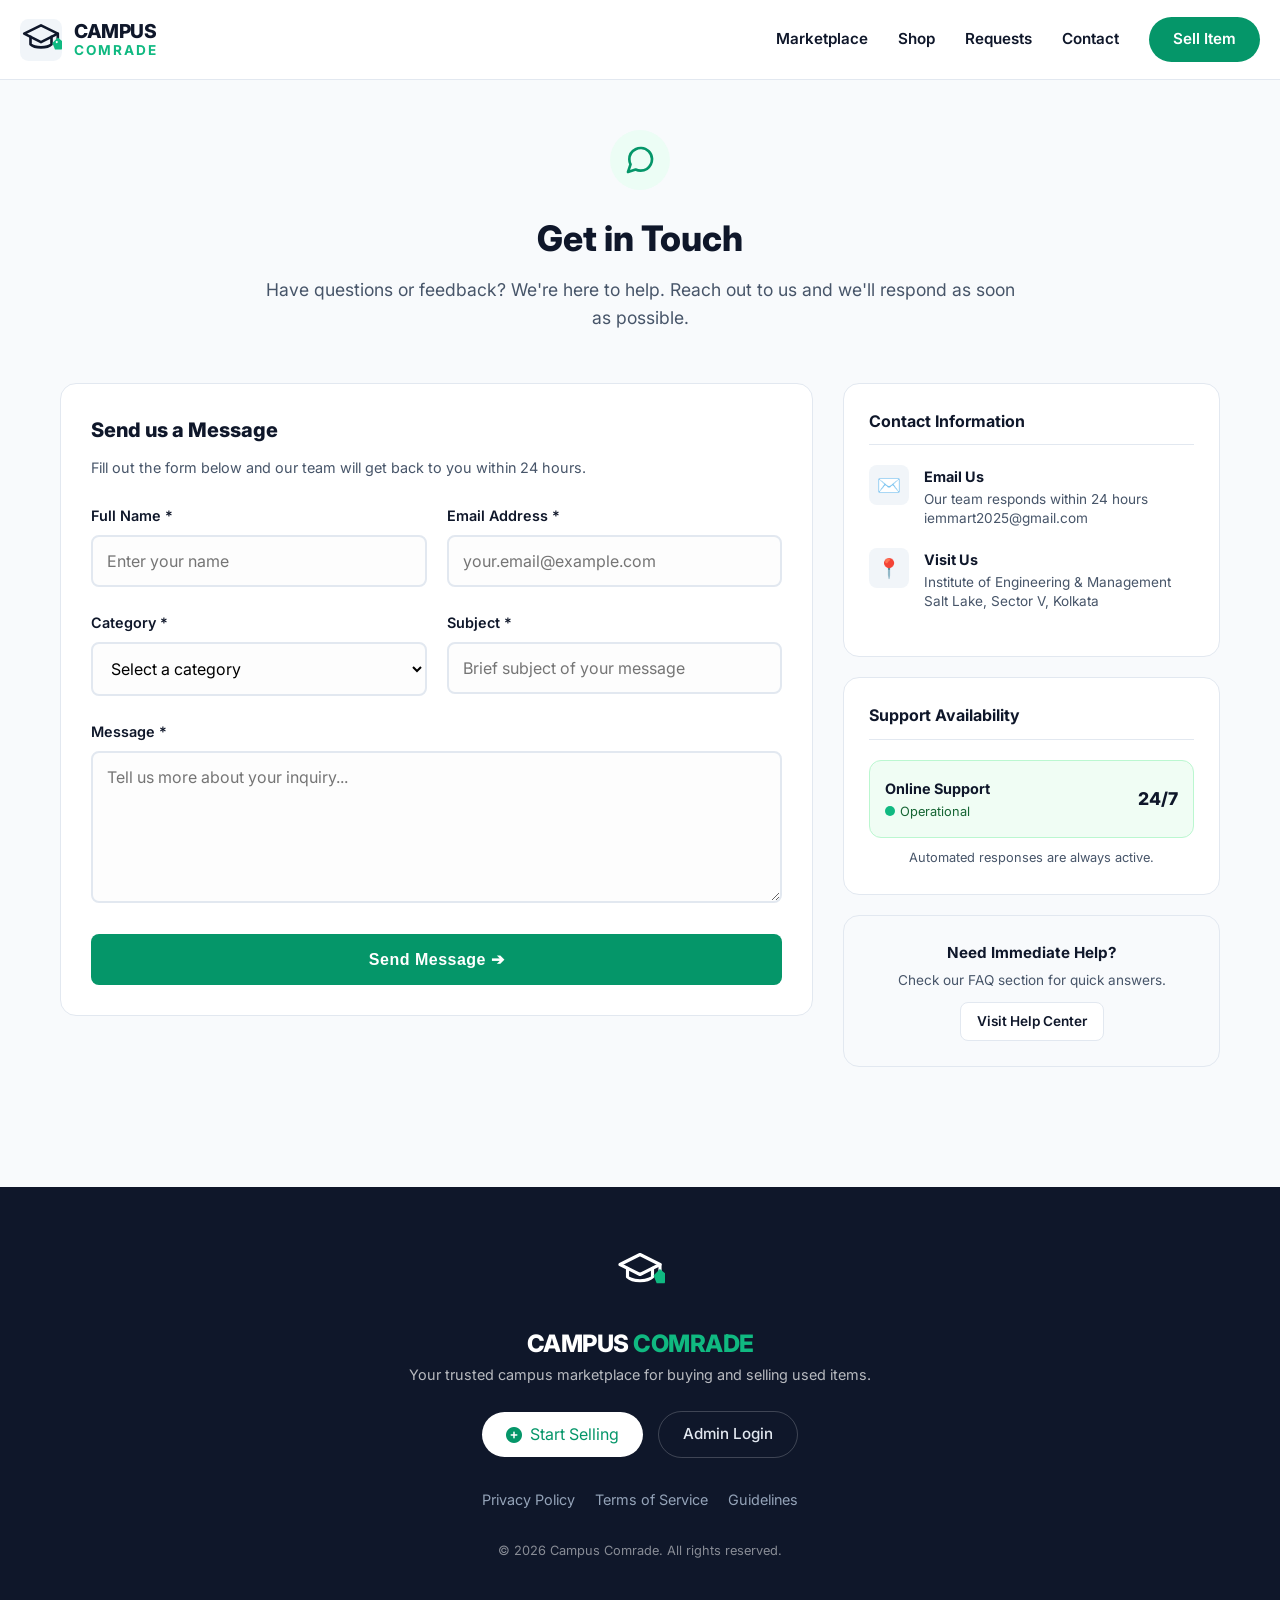
<file: contact.html>
<!DOCTYPE html>
<html lang="en">
<head>
    <meta charset="UTF-8">
    <meta name="viewport" content="width=device-width, initial-scale=1.0">
    <title>Contact Us | Campus Comrade</title>
    <link href="https://fonts.googleapis.com/css2?family=Inter:wght@400;500;600;700;800&display=swap" rel="stylesheet">
    <link rel="stylesheet" href="styles.css">
    <script src="https://cdn.onesignal.com/sdks/web/v16/OneSignalSDK.page.js" defer></script>
<script>
  window.OneSignalDeferred = window.OneSignalDeferred || [];
  OneSignalDeferred.push(async function(OneSignal) {
    await OneSignal.init({
      appId: "4726fae6-73c3-4664-b98d-f3e4580dcbd8",
    });
  });
</script>
<!-- Google tag (gtag.js) -->
<script async src="https://www.googletagmanager.com/gtag/js?id=G-VQFB7F5V5R"></script>
<script>
  window.dataLayer = window.dataLayer || [];
  function gtag(){dataLayer.push(arguments);}
  gtag('js', new Date());

  gtag('config', 'G-VQFB7F5V5R');
</script>
<link rel="stylesheet" href="styles.css">
    
    <link href="https://fonts.googleapis.com/css2?family=Inter:wght@400;500;600;700;800&display=swap" rel="stylesheet">
    <link rel="stylesheet" href="https://cdnjs.cloudflare.com/ajax/libs/font-awesome/6.4.0/css/all.min.css">
</head>
<body>

    <header class="app-header">
       <div class="brand" style="display: flex; align-items: center; gap: 12px; cursor: pointer;" onclick="window.location.href='index.html'">
    <svg width="42" height="42" viewBox="0 0 40 40" fill="none" xmlns="http://www.w3.org/2000/svg">
        <rect width="40" height="40" rx="8" fill="#F1F5F9"/>
        <path d="M4 14L20 6L36 14L20 22L4 14Z" stroke="#0F172A" stroke-width="2.5" stroke-linecap="round" stroke-linejoin="round"/>
        <path d="M10 17V24C10 24 13 27 20 27C27 27 30 24 30 24V17" stroke="#0F172A" stroke-width="2.5" stroke-linecap="round" stroke-linejoin="round"/>
        <path d="M36 14V19" stroke="#0F172A" stroke-width="2.5" stroke-linecap="round"/>
        <path d="M36 19L32 23L34 28L39 28L41 23L36 19Z" fill="#10B981" stroke="#10B981" stroke-width="2"/>
        <circle cx="35" cy="22" r="1" fill="white"/>
    </svg>
    
    <div style="line-height: 1.1; display:flex; flex-direction:column;">
        <span style="font-size: 1.2rem; font-weight: 800; color: #0F172A; letter-spacing: -0.5px;">CAMPUS</span>
        <span style="font-size: 0.85rem; font-weight: 700; color: #10B981; letter-spacing: 2px; text-transform: uppercase;">COMRADE</span>
    </div>
</div>
        <nav class="desktop-nav">
            <a href="index.html">Marketplace</a>
            <a href="#shop-section" onclick="document.getElementById('shop-section').scrollIntoView({behavior: 'smooth'})">Shop</a>
            <a href="request.html">Requests</a>
            <a href="contact.html" class="active">Contact</a>
            <a href="sell.html" class="btn-nav-cta">Sell Item</a>
        </nav>
    </header>

    <div class="contact-header">
        <div class="contact-icon-circle">
    <svg width="32" height="32" viewBox="0 0 24 24" fill="none" stroke="currentColor" stroke-width="2" stroke-linecap="round" stroke-linejoin="round"><path d="M21 11.5a8.38 8.38 0 0 1-.9 3.8 8.5 8.5 0 0 1-7.6 4.7 8.38 8.38 0 0 1-3.8-.9L3 21l1.9-5.7a8.38 8.38 0 0 1-.9-3.8 8.5 8.5 0 0 1 4.7-7.6 8.38 8.38 0 0 1 3.8-.9h.5a8.48 8.48 0 0 1 8 8v.5z"></path></svg>
</div>
        <h1 style="font-size: 2.2rem; font-weight: 800; color: var(--primary); margin-bottom: 10px;">Get in Touch</h1>
        <p style="color: var(--text-muted); font-size: 1.1rem;">Have questions or feedback? We're here to help. Reach out to us and we'll respond as soon as possible.</p>
    </div>

    <main class="contact-layout" style="padding: 0 20px 60px 20px;">
        
        <div class="contact-form-box">
            <h2 class="form-title">Send us a Message</h2>
            <p class="form-subtitle">Fill out the form below and our team will get back to you within 24 hours.</p>

             <form action="https://api.web3forms.com/submit" method="POST">
                
                <input type="hidden" name="access_key" value="1777e7ff-ce6d-4730-9a0b-4e0283fd1d3f">
                
                <div class="row-2">
                    <div class="form-group">
                        <label>Full Name *</label>
                        <input type="text" name="name" class="form-control" placeholder="Enter your name" required>
                    </div>
                    <div class="form-group">
                        <label>Email Address *</label>
                        <input type="email" name="email" class="form-control" placeholder="your.email@example.com" required>
                    </div>
                </div>

                <div class="row-2">
                    <div class="form-group">
                        <label>Category *</label>
                       <select name="category" class="form-control">
                        <option>Select a category</option>
                        <option>Vendor Registration (Sell to Colleges)</option>
                        <option>Institutional Order Support</option>
                        <option>Student Marketplace Issue</option>
                        <option>General Inquiry</option>
                    </select>
                    </div>
                    <div class="form-group">
                        <label>Subject *</label>
                        <input type="text" name="subject" class="form-control" placeholder="Brief subject of your message">
                    </div>
                </div>

                <div class="form-group">
                    <label>Message *</label>
                    <textarea name="message" class="form-control" rows="6" placeholder="Tell us more about your inquiry..." required></textarea>
                </div>

                <button type="submit" class="btn-submit" style="background: var(--brand);">Send Message ➔</button>
            </form>
        </div>

        <div class="contact-sidebar">
            
            <div class="info-card">
                <h3>Contact Information</h3>
                
                <div class="info-item">
                    <div class="info-icon">✉️</div>
                    <div class="info-content">
                        <h4>Email Us</h4>
                        <p>Our team responds within 24 hours</p>
                        <a href="mailto:iemmart2025@gmail.com">iemmart2025@gmail.com</a>
                    </div>
                </div>

         

                <div class="info-item">
                    <div class="info-icon">📍</div>
                    <div class="info-content">
                        <h4>Visit Us</h4>
                        <p>Institute of Engineering & Management</p>
                        <p>Salt Lake, Sector V, Kolkata</p>
                    </div>
                </div>
            </div>

            <div class="info-card">
                <h3>Support Availability</h3>
                <div class="availability-box">
                    <div>
                        <span style="font-size: 0.9rem; font-weight: 700;">Online Support</span>
                        <div style="font-size: 0.8rem; color: #166534;"><span class="status-dot"></span>Operational</div>
                    </div>
                    <span style="font-weight: 800; font-size: 1.1rem; color: var(--primary);">24/7</span>
                </div>
                <p style="font-size: 0.8rem; color: var(--text-muted); margin-top: 10px; text-align: center;">Automated responses are always active.</p>
            </div>

            <div class="faq-box">
                <h4 style="font-size: 0.95rem; font-weight: 700; margin-bottom: 5px;">Need Immediate Help?</h4>
                <p style="font-size: 0.85rem; color: var(--text-muted);">Check our FAQ section for quick answers.</p>
                <a href="#" class="btn-small-outline">Visit Help Center</a>
            </div>

        </div>

    </main>

 <footer class="site-footer">
        <div style="margin-bottom: 20px;">
   <svg width="50" height="50" viewBox="0 0 40 40" fill="none" xmlns="http://www.w3.org/2000/svg">
        <path d="M4 14L20 6L36 14L20 22L4 14Z" stroke="white" stroke-width="2.5" stroke-linecap="round" stroke-linejoin="round"/>
        <path d="M10 17V24C10 24 13 27 20 27C27 27 30 24 30 24V17" stroke="white" stroke-width="2.5" stroke-linecap="round" stroke-linejoin="round"/>
        <path d="M36 14V19" stroke="white" stroke-width="2.5" stroke-linecap="round"/>
        <path d="M36 19L32 23L34 28L39 28L41 23L36 19Z" fill="#10B981" stroke="#10B981" stroke-width="2"/>
    </svg>
</div>
<h2 style="font-weight: 800; letter-spacing: -0.5px;">CAMPUS <span style="color:#10B981;">COMRADE</span></h2>
        <p style="opacity: 0.7; margin-bottom: 25px; font-size: 0.9rem;">Your trusted campus marketplace for buying and selling used items.</p>
        
        <div style="display: flex; gap: 15px; justify-content: center; align-items: center; flex-wrap: wrap; margin-bottom: 30px;">
             <a href="https://forms.gle/oQ1Y2SBjA7AaXZ9n9" class="btn-nav-cta" style="background: white; color: var(--brand); text-decoration: none; display: inline-flex; align-items: center; gap: 8px;">
                <i class="fas fa-plus-circle"></i> Start Selling
             </a>
             <a href="admin.html" style="padding: 10px 24px; border-radius: 50px; border: 1px solid rgba(255,255,255,0.2); color: #e2e8f0; text-decoration: none; font-size: 0.95rem; font-weight: 500; transition: 0.2s;">
                Admin Login
             </a>
        </div>
        
        <div class="footer-links">
            <a href="#">Privacy Policy</a>
            <a href="#">Terms of Service</a>
            <a href="#">Guidelines</a>
        </div>
        <div style="margin-top: 30px; font-size: 0.8rem; opacity: 0.5;">© 2026 Campus Comrade. All rights reserved.</div>
    </footer>

<nav class="mobile-nav" id="mobileNavBar">
    <a href="index.html" class="nav-item">
        <svg width="24" height="24" viewBox="0 0 24 24" fill="none" stroke="currentColor" stroke-width="2" stroke-linecap="round" stroke-linejoin="round" style="margin-bottom: 2px;"><path d="M3 9l9-7 9 7v11a2 2 0 0 1-2 2H5a2 2 0 0 1-2-2z"></path><polyline points="9 22 9 12 15 12 15 22"></polyline></svg>
        Marketplace
    </a>

    <a href="index.html#shop-section" class="nav-item">
        <svg width="24" height="24" viewBox="0 0 24 24" fill="none" stroke="currentColor" stroke-width="2" stroke-linecap="round" stroke-linejoin="round" style="margin-bottom: 2px;"><path d="M6 2L3 6v14a2 2 0 0 0 2 2h14a2 2 0 0 0 2-2V6l-3-4z"></path><line x1="3" y1="6" x2="21" y2="6"></line><path d="M16 10a4 4 0 0 1-8 0"></path></svg>
        Shop
    </a>

    <a href="orders.html" class="nav-item">
        <svg width="24" height="24" viewBox="0 0 24 24" fill="none" stroke="currentColor" stroke-width="2" stroke-linecap="round" stroke-linejoin="round" style="margin-bottom: 2px;">
            <path d="M9 5H7a2 2 0 0 0-2 2v12a2 2 0 0 0 2 2h10a2 2 0 0 0 2-2V7a2 2 0 0 0-2-2h-2"></path>
            <rect x="9" y="3" width="6" height="4" rx="2"></rect>
            <line x1="9" y1="14" x2="15" y2="14"></line>
            <line x1="9" y1="10" x2="15" y2="10"></line>
        </svg>
        Orders
    </a>

    <a href="request.html" class="nav-item">
        <svg width="24" height="24" viewBox="0 0 24 24" fill="none" stroke="currentColor" stroke-width="2" stroke-linecap="round" stroke-linejoin="round" style="margin-bottom: 2px;"><path d="M14 2H6a2 2 0 0 0-2 2v16a2 2 0 0 0 2 2h12a2 2 0 0 0 2-2V8z"></path><polyline points="14 2 14 8 20 8"></polyline><line x1="16" y1="13" x2="8" y2="13"></line><line x1="16" y1="17" x2="8" y2="17"></line><polyline points="10 9 9 9 8 9"></polyline></svg>
        Requests
    </a>

    <a href="contact.html" class="nav-item active">
        <svg width="24" height="24" viewBox="0 0 24 24" fill="none" stroke="currentColor" stroke-width="2" stroke-linecap="round" stroke-linejoin="round" style="margin-bottom: 2px;"><path d="M22 16.92v3a2 2 0 0 1-2.18 2 19.79 19.79 0 0 1-8.63-3.07 19.5 19.5 0 0 1-6-6 19.79 19.79 0 0 1-3.07-8.67A2 2 0 0 1 4.11 2h3a2 2 0 0 1 2 1.72 12.05 12.05 0 0 0 .57 2.81 2 2 0 0 1-.45 2.11L8.09 9.91a16 16 0 0 0 6 6l1.27-1.27a2 2 0 0 1 2.11-.45 12.05 12.05 0 0 0 2.81.57A2 2 0 0 1 22 16.92z"></path></svg>
        Contact
    </a>
</nav>
</body>
</html>
</file>
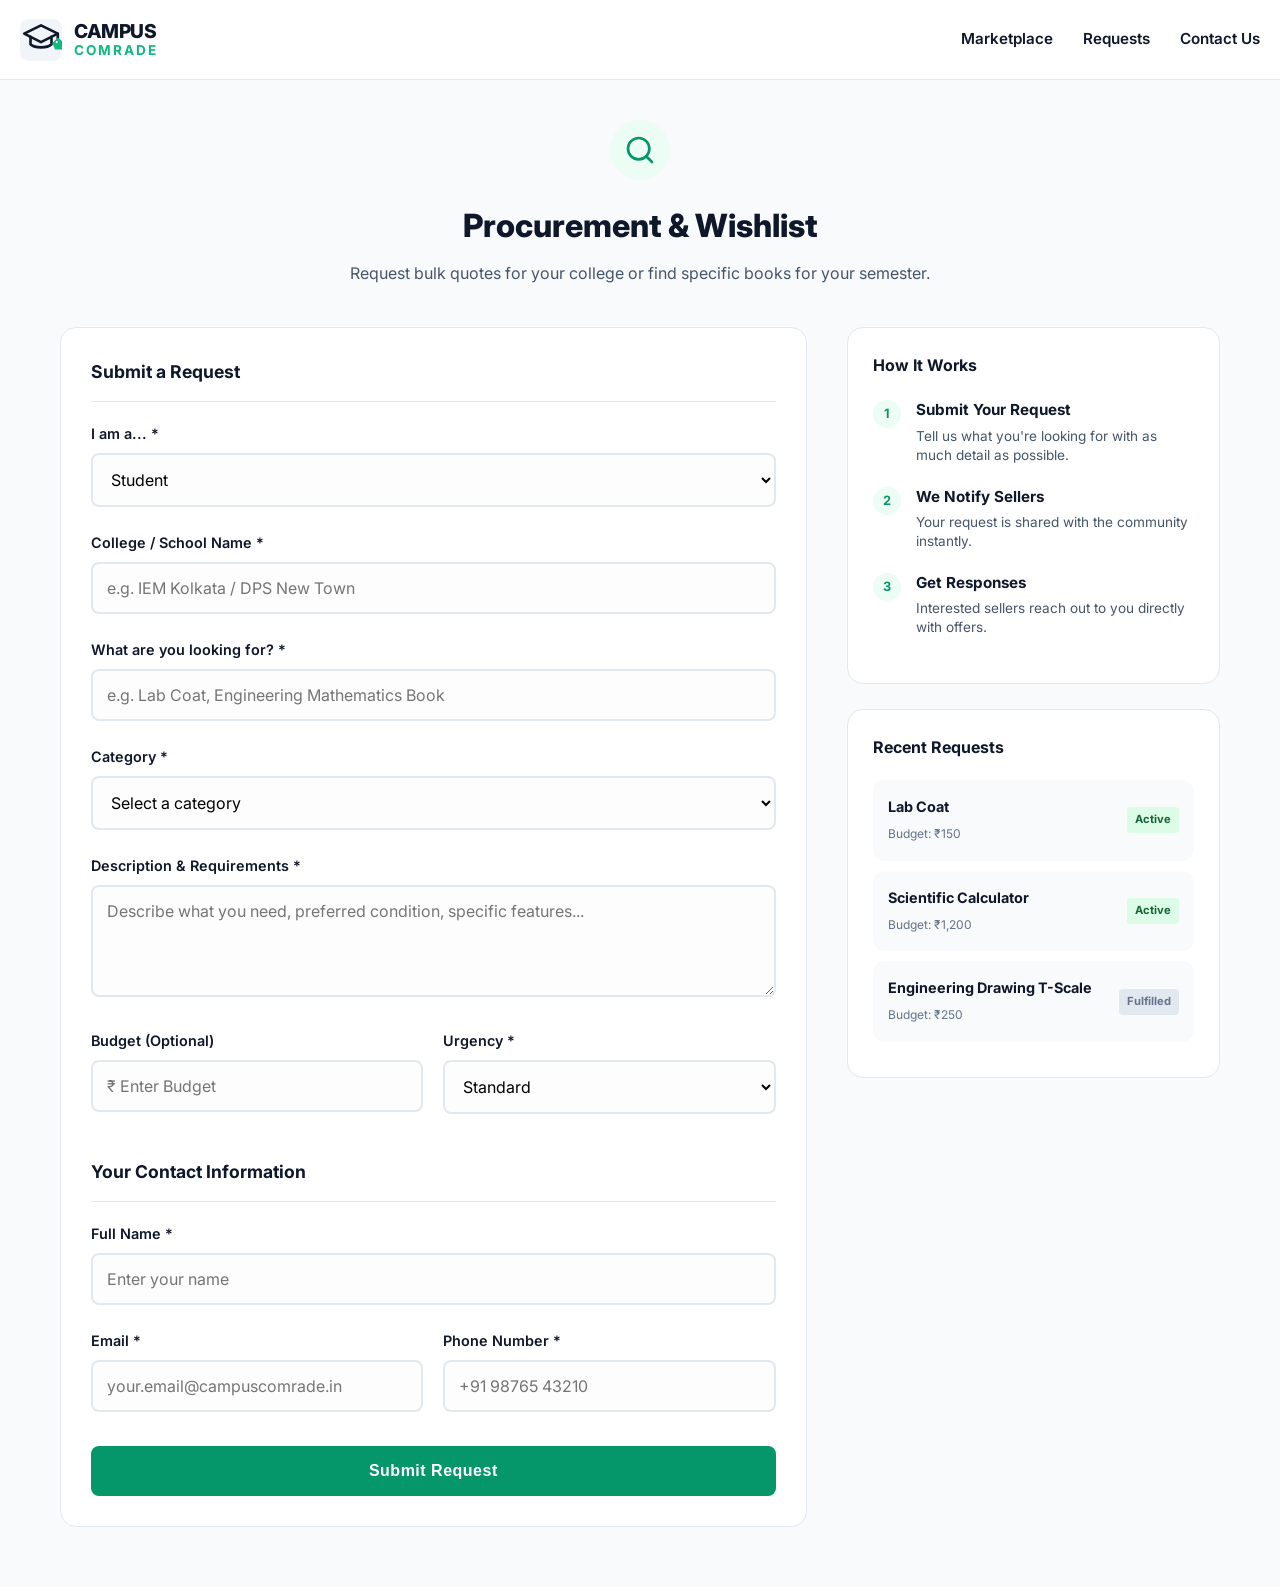
<file: request.html>
<!DOCTYPE html>
<html lang="en">
<head>
    <meta charset="UTF-8">
    <meta name="viewport" content="width=device-width, initial-scale=1.0">
    <title>Request Item | Campus Comrade</title>
    <link href="https://fonts.googleapis.com/css2?family=Inter:wght@400;500;600;700;800&display=swap" rel="stylesheet">
    <link rel="stylesheet" href="styles.css">
    <script src="https://cdn.onesignal.com/sdks/web/v16/OneSignalSDK.page.js" defer></script>
<script>
  window.OneSignalDeferred = window.OneSignalDeferred || [];
  OneSignalDeferred.push(async function(OneSignal) {
    await OneSignal.init({
      appId: "4726fae6-73c3-4664-b98d-f3e4580dcbd8",
    });
  });
</script>
<!-- Google tag (gtag.js) -->
<script async src="https://www.googletagmanager.com/gtag/js?id=G-VQFB7F5V5R"></script>
<script>
  window.dataLayer = window.dataLayer || [];
  function gtag(){dataLayer.push(arguments);}
  gtag('js', new Date());

  gtag('config', 'G-VQFB7F5V5R');
</script>
<link rel="stylesheet" href="styles.css">
    
    <link href="https://fonts.googleapis.com/css2?family=Inter:wght@400;500;600;700;800&display=swap" rel="stylesheet">
    <link rel="stylesheet" href="https://cdnjs.cloudflare.com/ajax/libs/font-awesome/6.4.0/css/all.min.css">
</head>
<body>

   <header class="app-header">
       <div class="brand" style="display: flex; align-items: center; gap: 12px; cursor: pointer;" onclick="window.location.href='index.html'">
    <svg width="42" height="42" viewBox="0 0 40 40" fill="none" xmlns="http://www.w3.org/2000/svg">
        <rect width="40" height="40" rx="8" fill="#F1F5F9"/>
        <path d="M4 14L20 6L36 14L20 22L4 14Z" stroke="#0F172A" stroke-width="2.5" stroke-linecap="round" stroke-linejoin="round"/>
        <path d="M10 17V24C10 24 13 27 20 27C27 27 30 24 30 24V17" stroke="#0F172A" stroke-width="2.5" stroke-linecap="round" stroke-linejoin="round"/>
        <path d="M36 14V19" stroke="#0F172A" stroke-width="2.5" stroke-linecap="round"/>
        <path d="M36 19L32 23L34 28L39 28L41 23L36 19Z" fill="#10B981" stroke="#10B981" stroke-width="2"/>
        <circle cx="35" cy="22" r="1" fill="white"/>
    </svg>
    
    <div style="line-height: 1.1; display:flex; flex-direction:column;">
        <span style="font-size: 1.2rem; font-weight: 800; color: #0F172A; letter-spacing: -0.5px;">CAMPUS</span>
        <span style="font-size: 0.85rem; font-weight: 700; color: #10B981; letter-spacing: 2px; text-transform: uppercase;">COMRADE</span>
    </div>
</div>
        <nav class="desktop-nav">
            <a href="index.html">Marketplace</a>
            <a href="request.html" class="active">Requests</a>
            <a href="contact.html">Contact Us</a>
        </nav>
    </header>

    <div class="request-header">
      <div class="req-icon-circle">
     <svg width="32" height="32" viewBox="0 0 24 24" fill="none" stroke="currentColor" stroke-width="2" stroke-linecap="round" stroke-linejoin="round"><circle cx="11" cy="11" r="8"></circle><line x1="21" y1="21" x2="16.65" y2="16.65"></line></svg>
</div>
        <h1 style="font-size: 2rem; font-weight: 800; color: var(--primary); margin-bottom: 10px;">Procurement & Wishlist</h1>
<p style="color: var(--text-muted);">Request bulk quotes for your college or find specific books for your semester.</p>
    </div>

    <main class="request-layout" style="padding: 0 20px 60px 20px;">
        
        <div class="req-form-box">
            <div class="section-label">Submit a Request</div>
            
            <form action="https://api.web3forms.com/submit" method="POST">
                
                <input type="hidden" name="access_key" value="1777e7ff-ce6d-4730-9a0b-4e0283fd1d3f">
               <div class="form-group">
                    <label>I am a... *</label>
                    <select name="user_type" class="form-control" onchange="this.value === 'Purchase Officer' ? document.getElementById('b2b-fields').style.display='block' : document.getElementById('b2b-fields').style.display='none'">
                        <option value="Student">Student</option>
                        <option value="Purchase Officer">Institute Purchase Officer</option>
                        <option value="Others">Others</option>
                    </select>
                </div>

                <div class="form-group">
                    <label>College / School Name *</label>
                    <input type="text" name="institute_name" class="form-control" placeholder="e.g. IEM Kolkata / DPS New Town" required>
                </div>
                <div id="b2b-fields" style="display: none; background: #f8fafc; padding: 15px; border-radius: 8px; margin-bottom: 20px; border: 1px solid #e2e8f0;">
                    <div class="row-2">
                        <div class="form-group" style="margin-bottom: 10px;">
                            <label style="font-size:0.85rem;">Department Name</label>
                            <input type="text" name="department" class="form-control" placeholder="e.g. CSE Dept / Library">
                        </div>
                        <div class="form-group" style="margin-bottom: 10px;">
                            <label style="font-size:0.85rem;">GST Number (Optional)</label>
                            <input type="text" name="gst_no" class="form-control" placeholder="For tax invoice">
                        </div>
                    </div>
                </div>
                <div class="form-group">
                    <label>What are you looking for? *</label>
                    <input type="text" name="looking_for" class="form-control" placeholder="e.g. Lab Coat, Engineering Mathematics Book" required>
                </div>

                <div class="form-group">
                    <label>Category *</label>
                    <select name="category" class="form-control">
                        <option>Select a category</option>
                        <option>Electronics</option>
                        <option>Books</option>
                        <option>Lab Gear</option>
                    </select>
                </div>

                <div class="form-group">
                    <label>Description & Requirements *</label>
                    <textarea name="message" class="form-control" rows="4" placeholder="Describe what you need, preferred condition, specific features..." required></textarea>
                </div>

                <div class="row-2">
                    <div class="form-group">
                        <label>Budget (Optional)</label>
                        <input type="text" name="budget" class="form-control" placeholder="₹ Enter Budget">
                    </div>
                    <div class="form-group">
                        <label>Urgency *</label>
                        <select name="urgency" class="form-control">
                            <option>Standard</option>
                            <option>Urgent</option>
                        </select>
                    </div>
                </div>

                <div class="section-label" style="margin-top: 20px;">Your Contact Information</div>

                <div class="form-group">
                    <label>Full Name *</label>
                    <input type="text" name="name" class="form-control" placeholder="Enter your name" required>
                </div>
                
                <div class="row-2">
                    <div class="form-group">
                        <label>Email *</label>
                        <input type="email" name="email" class="form-control" placeholder="your.email@campuscomrade.in" required>
                    </div>
                    <div class="form-group">
                        <label>Phone Number *</label>
                        <input type="text" name="phone" class="form-control" placeholder="+91 98765 43210" required>
                    </div>
                </div>

                <button type="submit" class="btn-submit" style="background: var(--brand); margin-top: 10px;">Submit Request</button>
            </form>
            </div>

        <div class="req-sidebar">
            
            <div class="sidebar-box">
                <h3 style="font-size: 1rem; margin-bottom: 20px;">How It Works</h3>
                
                <div class="step-item">
                    <div class="step-num">1</div>
                    <div class="step-text">
                        <h4>Submit Your Request</h4>
                        <p>Tell us what you're looking for with as much detail as possible.</p>
                    </div>
                </div>
                <div class="step-item">
                    <div class="step-num">2</div>
                    <div class="step-text">
                        <h4>We Notify Sellers</h4>
                        <p>Your request is shared with the community instantly.</p>
                    </div>
                </div>
                <div class="step-item">
                    <div class="step-num">3</div>
                    <div class="step-text">
                        <h4>Get Responses</h4>
                        <p>Interested sellers reach out to you directly with offers.</p>
                    </div>
                </div>
            </div>

            <div class="sidebar-box">
                <h3 style="font-size: 1rem; margin-bottom: 20px;">Recent Requests</h3>
                
                <div class="recent-req-item">
    <div>
        <h4 style="font-size: 0.9rem; margin-bottom: 2px;">Lab Coat</h4>
        <span style="font-size: 0.75rem; color: #64748b;">Budget: ₹150</span>
    </div>
    <span class="req-tag active">Active</span>
</div>

<div class="recent-req-item">
    <div>
        <h4 style="font-size: 0.9rem; margin-bottom: 2px;">Scientific Calculator</h4>
        <span style="font-size: 0.75rem; color: #64748b;">Budget: ₹1,200</span>
    </div>
    <span class="req-tag active">Active</span>
</div>

<div class="recent-req-item">
    <div>
        <h4 style="font-size: 0.9rem; margin-bottom: 2px;">Engineering Drawing T-Scale</h4>
        <span style="font-size: 0.75rem; color: #64748b;">Budget: ₹250</span>
    </div>
    <span class="req-tag done">Fulfilled</span>
</div>

            </div>
        </div>

    </main>

 <nav class="mobile-nav" id="mobileNavBar">
    <a href="index.html" class="nav-item">
        <svg width="24" height="24" viewBox="0 0 24 24" fill="none" stroke="currentColor" stroke-width="2" stroke-linecap="round" stroke-linejoin="round" style="margin-bottom: 2px;"><path d="M3 9l9-7 9 7v11a2 2 0 0 1-2 2H5a2 2 0 0 1-2-2z"></path><polyline points="9 22 9 12 15 12 15 22"></polyline></svg>
        Marketplace
    </a>

    <a href="index.html#shop-section" class="nav-item">
        <svg width="24" height="24" viewBox="0 0 24 24" fill="none" stroke="currentColor" stroke-width="2" stroke-linecap="round" stroke-linejoin="round" style="margin-bottom: 2px;"><path d="M6 2L3 6v14a2 2 0 0 0 2 2h14a2 2 0 0 0 2-2V6l-3-4z"></path><line x1="3" y1="6" x2="21" y2="6"></line><path d="M16 10a4 4 0 0 1-8 0"></path></svg>
        Shop
    </a>

    <a href="orders.html" class="nav-item">
        <svg width="24" height="24" viewBox="0 0 24 24" fill="none" stroke="currentColor" stroke-width="2" stroke-linecap="round" stroke-linejoin="round" style="margin-bottom: 2px;">
            <path d="M9 5H7a2 2 0 0 0-2 2v12a2 2 0 0 0 2 2h10a2 2 0 0 0 2-2V7a2 2 0 0 0-2-2h-2"></path>
            <rect x="9" y="3" width="6" height="4" rx="2"></rect>
            <line x1="9" y1="14" x2="15" y2="14"></line>
            <line x1="9" y1="10" x2="15" y2="10"></line>
        </svg>
        Orders
    </a>

    <a href="request.html" class="nav-item active">
        <svg width="24" height="24" viewBox="0 0 24 24" fill="none" stroke="currentColor" stroke-width="2" stroke-linecap="round" stroke-linejoin="round" style="margin-bottom: 2px;"><path d="M14 2H6a2 2 0 0 0-2 2v16a2 2 0 0 0 2 2h12a2 2 0 0 0 2-2V8z"></path><polyline points="14 2 14 8 20 8"></polyline><line x1="16" y1="13" x2="8" y2="13"></line><line x1="16" y1="17" x2="8" y2="17"></line><polyline points="10 9 9 9 8 9"></polyline></svg>
        Requests
    </a>

    <a href="contact.html" class="nav-item">
        <svg width="24" height="24" viewBox="0 0 24 24" fill="none" stroke="currentColor" stroke-width="2" stroke-linecap="round" stroke-linejoin="round" style="margin-bottom: 2px;"><path d="M22 16.92v3a2 2 0 0 1-2.18 2 19.79 19.79 0 0 1-8.63-3.07 19.5 19.5 0 0 1-6-6 19.79 19.79 0 0 1-3.07-8.67A2 2 0 0 1 4.11 2h3a2 2 0 0 1 2 1.72 12.05 12.05 0 0 0 .57 2.81 2 2 0 0 1-.45 2.11L8.09 9.91a16 16 0 0 0 6 6l1.27-1.27a2 2 0 0 1 2.11-.45 12.05 12.05 0 0 0 2.81.57A2 2 0 0 1 22 16.92z"></path></svg>
        Contact
    </a>
</nav>
</body>
</html>
</file>
<file: styles.css>
/* =========================================
   1. RESET & VARIABLES (New Green Theme)
   ========================================= */
:root {
    --primary: #0f172a;       
    --brand: #059669;         /* Darkened to Emerald 600 for Accessibility/Contrast */
    --brand-b2b: #2563eb;     
    --brand-hover: #047857;   /* Emerald 700 */
    --b2b-hover: #1d4ed8;
    --bg-body: #f8fafc;       
    --bg-card: #ffffff;
    --text-muted: #475569;    /* Darkened to Slate 600 for readability */
    --border: #e2e8f0;
    --shadow-sm: 0 1px 3px rgba(0,0,0,0.1);
    --shadow-md: 0 4px 6px -1px rgba(0,0,0,0.1);
    --shadow-lg: 0 10px 15px -3px rgba(0,0,0,0.1);
    --radius: 16px;
    --whatsapp: #25D366;
}

/* Accessibility Utility Class (Fixes "Form inputs without labels") */
.sr-only {
    position: absolute;
    width: 1px; height: 1px;
    padding: 0; margin: -1px;
    overflow: hidden;
    clip: rect(0, 0, 0, 0);
    white-space: nowrap;
    border: 0;
}

* { box-sizing: border-box; margin: 0; padding: 0; }

body { 
    font-family: 'Inter', sans-serif; 
    background: var(--bg-body); 
    color: var(--primary); 
    padding-bottom: 90px;
    line-height: 1.6;
}

a { text-decoration: none; color: inherit; transition: 0.2s; }
img { display: block; max-width: 100%; }
ul { list-style: none; }

/* =========================================
   2. HEADER (Clean White)
   ========================================= */
.app-header {
    background: rgba(255, 255, 255, 0.9);
    backdrop-filter: blur(10px);
    height: 80px;
    padding: 0 20px;
    position: sticky;
    top: 0;
    z-index: 1000;
    display: flex;
    justify-content: space-between;
    align-items: center;
    border-bottom: 1px solid var(--border);
}

.brand { 
    font-size: 1.5rem; 
    font-weight: 800; 
    color: var(--primary); 
    display: flex; 
    align-items: center; 
    gap: 8px; 
}
.brand span { color: var(--brand); }

.desktop-nav { display: none; gap: 30px; font-weight: 600; font-size: 0.95rem; }
/* New: Aligns SVG icon next to text */
.desktop-nav a { display: flex; align-items: center; gap: 8px; } 
.desktop-nav a:hover { color: var(--brand); }
.btn-nav-cta {
    background: var(--brand);
    color: white;
    padding: 10px 24px;
    border-radius: 50px;
    transition: 0.2s;
}
.btn-nav-cta:hover { background: var(--brand-hover); color: white !important; }

/* =========================================
   3. MODERN HERO SECTION (Split Layout)
   ========================================= */
.hero-wrapper {
    max-width: 1200px;
    margin: 0 auto;
    /* CHANGED: Added 20px bottom padding for separation, reduced top padding */
    padding: 30px 20px 20px 20px; 
    display: grid;
    grid-template-columns: 1fr; 
    gap: 20px; /* Tighter gap */
    align-items: center;
}
.hero-content { text-align: left; }

.badge-new {
    display: inline-block;
    background: #ecfdf5;
    color: var(--brand);
    font-size: 0.8rem;
    font-weight: 700;
    padding: 6px 12px;
    border-radius: 20px;
    margin-bottom: 20px;
}

.hero-content h1 {
    font-size: 2.5rem;
    font-weight: 900;
    line-height: 1.2;
    margin-bottom: 20px;
    color: var(--primary);
}
.hero-content h1 span { color: var(--brand); }

.hero-content p {
    font-size: 1.1rem;
    color: var(--text-muted);
    margin-bottom: 15px; /* CHANGED: Reduced from 30px to pull buttons up */
    max-width: 500px;
}

.hero-btns { display: flex; gap: 15px; }

.btn-primary {
    background: var(--brand);
    color: white;
    padding: 14px 32px;
    border-radius: 50px;
    font-weight: 600;
    border: none;
    cursor: pointer;
}
.btn-primary:hover { background: var(--brand-hover); transform: translateY(-2px); }
/* Add this new B2B Button Style */
.btn-b2b {
    background: var(--brand-b2b);
    color: white;
    padding: 14px 32px;
    border-radius: 50px;
    font-weight: 600;
    border: none;
    cursor: pointer;
    transition: 0.2s;
}
.btn-b2b:hover { background: var(--b2b-hover); transform: translateY(-2px); }

/* B2B specific badges for cards */
.badge-b2b {
    background: #eff6ff;
    color: var(--brand-b2b);
    border: 1px solid #bfdbfe;
    font-size: 0.7rem;
    padding: 4px 8px;
    border-radius: 4px;
    font-weight: 700;
    margin-right: 5px;
}
.btn-outline {
    background: white;
    color: var(--primary);
    border: 1px solid var(--border);
    padding: 14px 32px;
    border-radius: 50px;
    font-weight: 600;
}
.btn-outline:hover { border-color: var(--brand); color: var(--brand); }

.hero-image {
    position: relative;
    border-radius: 24px;
    overflow: hidden;
    box-shadow: var(--shadow-lg);
}

/* =========================================
   4. FEATURES SECTION (Cards)
   ========================================= */
/* =========================================
   4. FEATURES SECTION (Compact & Optimized)
   ========================================= */
.features-section {
    padding: 20px 20px; /* Reduced padding */
    max-width: 1200px;
    margin: 0 auto;
}
.section-title-center { text-align: center; margin-bottom: 20px; }
.section-title-center h2 { font-size: 1.5rem; font-weight: 800; margin-bottom: 5px; }
.section-title-center p { color: var(--text-muted); font-size: 0.9rem; }

.features-grid {
    display: grid;
    /* CHANGE: Forces 2 columns on mobile to save vertical space */
    grid-template-columns: 1fr 1fr; 
    gap: 12px; /* Tighter gap */
}

.feature-card {
    background: white;
    padding: 20px 15px; /* Compact padding */
    border-radius: 12px;
    border: 1px solid var(--border);
    text-align: center; /* Center alignment looks better on small cards */
}
.f-icon {
    width: 40px; height: 40px; /* Smaller icon size */
    background: #ecfdf5;
    color: var(--brand);
    border-radius: 10px;
    display: inline-flex;
    align-items: center; justify-content: center;
    font-size: 1.2rem;
    margin: 0 auto 10px auto; /* Centered icon */
}
.feature-card h3 { font-size: 0.9rem; font-weight: 700; margin-bottom: 5px; }
.feature-card p { font-size: 0.75rem; color: var(--text-muted); line-height: 1.3; }
/* =========================================
   5. CONTROLS & SHOP
   ========================================= */
.controls-container {
    max-width: 1200px;
    margin: 40px auto;
    padding: 0 20px;
    display: flex;
    flex-direction: column;
    gap: 20px;
}

.search-box {
    width: 100%;
    max-width: 600px;
    margin: 0 auto;
    padding: 18px 25px;
    border: 1px solid var(--border);
    border-radius: 50px;
    font-size: 1rem;
    box-shadow: var(--shadow-sm);
    outline: none;
    transition: 0.3s;
}
.search-box:focus { border-color: var(--brand); box-shadow: 0 0 0 4px #ecfdf5; }

/* Find this in Section 5 of styles.css and REPLACE it */

/* =========================================
   REPLACE THIS IN SECTION 5 OF STYLES.CSS
   ========================================= */

.filter-scroll {
    display: flex;
    flex-direction: row;       /* Forces items into a single horizontal line */
    flex-wrap: nowrap;         /* CRITICAL: Prevents buttons from stacking or wrapping */
    overflow-x: auto;          /* Enables horizontal scrolling */
    overflow-y: hidden;        /* Locks vertical scroll */
    gap: 12px;                 /* Space between buttons */
    padding: 5px 2px 15px 2px; /* Bottom padding gives room for touch scroll */
    width: 100%;
    
    justify-content: flex-start; /* CRITICAL: Aligns items to the left so the first item ("All") is never hidden */
    align-items: center;
    
    -webkit-overflow-scrolling: touch; /* smooth scroll on iOS */
    scrollbar-width: none;     /* Hide scrollbar on Firefox */
    touch-action: pan-x;       /* Improves swipe response on Android */
}

/* Hide scrollbar for Chrome/Safari/Edge */
.filter-scroll::-webkit-scrollbar { display: none; }

.chip {
    flex: 0 0 auto;           /* CRITICAL: Prevents the button from shrinking (squeezing) on small screens */
    white-space: nowrap;      /* CRITICAL: Prevents text inside the button from breaking into two lines */
    display: inline-flex;     /* Keeps icon and text aligned */
    align-items: center;
    justify-content: center;
    
    padding: 10px 24px;
    background: white;
    border: 1px solid var(--border);
    border-radius: 50px;
    font-size: 0.9rem;
    font-weight: 600;
    color: var(--text-muted);
    cursor: pointer;
    transition: all 0.2s ease;
}

.chip.active { 
    background: var(--primary); 
    color: white; 
    border-color: var(--primary); 
}

.chip:hover:not(.active) { 
    border-color: var(--brand); 
    color: var(--brand); 
}
/* =========================================
   6. PRODUCT GRID
   ========================================= */
/* =========================================
   6. PRODUCT GRID (Centered Layout)
   ========================================= */
.container { max-width: 1200px; margin: 0 auto; padding: 0 20px; }

.product-grid {
    display: flex;             /* Changed to Flex for better centering */
    flex-wrap: wrap;           /* Allows items to wrap to next line */
    justify-content: center;   /* CRITICAL: Centers items horizontally */
    gap: 30px;
    padding-bottom: 50px;
}

.product-card {
    width: 100%;               
    max-width: 300px;          /* Sets a nice fixed width for cards */
    flex: 1 1 280px;           /* Allows card to shrink/grow slightly */
    
    background: white;
    border-radius: var(--radius);
    overflow: hidden;
    border: 1px solid var(--border);
    transition: 0.3s;
    display: flex; flex-direction: column;
}

.product-card:hover { 
    transform: translateY(-5px); 
    box-shadow: var(--shadow-lg); 
    border-color: var(--brand); 
}

.card-img-box {
    width: 100%; padding-top: 65%; position: relative; background: #f1f5f9;
}
.card-img-box img { position: absolute; top: 0; left: 0; width: 100%; height: 100%; object-fit: cover; }

.card-details { padding: 20px; display: flex; flex-direction: column; flex-grow: 1; }

.card-header-row { display: flex; justify-content: space-between; margin-bottom: 8px; }
.card-cat { font-size: 0.7rem; font-weight: 700; color: var(--brand); text-transform: uppercase; letter-spacing: 0.5px; }
.card-seller { font-size: 0.75rem; color: var(--text-muted); }

.card-title { font-size: 1.1rem; font-weight: 800; color: var(--primary); margin-bottom: 8px; }
.card-desc { font-size: 0.9rem; color: var(--text-muted); margin-bottom: 15px; display: -webkit-box; -webkit-line-clamp: 2; line-clamp: 2; -webkit-box-orient: vertical; overflow: hidden; }

.price-row { display: flex; justify-content: space-between; align-items: center; margin-bottom: 15px; padding-bottom: 15px; border-bottom: 1px solid var(--border); }
.price { font-size: 1.4rem; font-weight: 800; color: var(--primary); }

.status-badge { font-size: 0.75rem; padding: 4px 8px; border-radius: 4px; background: #ecfdf5; color: var(--brand-hover); font-weight: 600; }
.status-badge.inc { background: #fef2f2; color: #ef4444; }

/* Actions */
.action-row { display: flex; gap: 10px; margin-top: auto; }
.qty-control { display: flex; border: 1px solid var(--border); border-radius: 8px; overflow: hidden; }
.qty-btn { background: #f8fafc; border: none; width: 35px; height: 40px; cursor: pointer; color: var(--primary); }
.qty-val { width: 30px; text-align: center; line-height: 40px; font-weight: 600; }

.btn-whatsapp {
    flex-grow: 1;
    background: var(--primary); /* Black button from image style */
    color: white;
    border: none;
    border-radius: 8px;
    font-weight: 600;
    cursor: pointer;
    transition: 0.2s;
}
.btn-whatsapp:hover { background: var(--brand); }

/* =========================================
   7. FOOTER & MOBILE NAV
   ========================================= */
.site-footer {
    background: var(--primary);
    color: white;
    padding: 60px 20px;
    margin-top: 60px;
    text-align: center;
}
.footer-links { display: flex; justify-content: center; gap: 20px; margin-top: 20px; font-size: 0.9rem; color: #94a3b8; }

.mobile-nav {
    position: fixed; bottom: 0; left: 0; right: 0;
    background: white; border-top: 1px solid var(--border);
    display: flex; justify-content: space-around; padding: 12px 0; z-index: 2000;
}
.nav-item { display: flex; flex-direction: column; align-items: center; font-size: 0.7rem; color: var(--text-muted); }
.nav-item.active { color: var(--brand); }
.nav-icon { font-size: 1.4rem; margin-bottom: 3px; }

  .center-text {
    text-align: center;
    font-weight: 600;
    margin: 16px 0;
  }

/* =========================================
   6. FORMS (ADD THIS SECTION)
   ========================================= */
.form-container {
    background: var(--bg-card);
    padding: 40px;
    border-radius: var(--radius);
    box-shadow: var(--shadow-md);
    max-width: 600px;
    margin: 0 auto;
    border: 1px solid var(--border);
}

.form-group { margin-bottom: 24px; }

.form-group label { 
    display: block; 
    margin-bottom: 8px; 
    font-weight: 600; 
    font-size: 0.9rem; 
    color: var(--primary);
}

.form-control {
    width: 100%;
    padding: 14px;
    border: 2px solid var(--border);
    border-radius: 8px;
    font-size: 1rem;
    font-family: inherit;
    transition: all 0.2s ease;
    background: #fdfdfd;
}

.form-control:focus { 
    border-color: var(--accent); 
    background: #fff;
    outline: none; 
    box-shadow: 0 0 0 4px rgba(230, 126, 34, 0.1);
}

.btn-submit {
    width: 100%;
    padding: 16px;
    background: var(--accent);
    color: white;
    font-weight: 700;
    border: none;
    border-radius: 8px;
    cursor: pointer;
    font-size: 1rem;
    transition: transform 0.2s, background 0.2s;
    letter-spacing: 0.5px;
}

.btn-submit:hover { 
    background: var(--accent-hover); 
    transform: translateY(-2px); 
    box-shadow: 0 4px 12px rgba(230, 126, 34, 0.3);
}

/* Mobile Tweaks for Forms */
@media (max-width: 768px) {
    .form-container {
        padding: 25px;
        margin: 0 15px;
    }
}

/* =========================================
   8. RESPONSIVE
   ========================================= */
@media (min-width: 768px) {
    body { padding-bottom: 0; }
    .mobile-nav { display: none; }
    .desktop-nav { display: flex; }
 /* REPLACED: Reduced top padding to 60px and bottom to 20px */
.hero-wrapper { grid-template-columns: 1.2fr 0.8fr; padding: 60px 20px 20px 20px; }
    .hero-content h1 { font-size: 3.5rem; }
    
    /* Center the filter buttons on desktop */
    .filter-scroll { justify-content: center; } 
    
    /* Note: We REMOVED the fixed grid columns here so the Flexbox centering works */
}
/* =========================================
   9. PRODUCT MODAL STYLES (New)
   ========================================= */
.modal-overlay {
    position: fixed; top: 0; left: 0; right: 0; bottom: 0;
    background: rgba(0,0,0,0.6);
    backdrop-filter: blur(5px);
    z-index: 3000;
    display: flex; align-items: center; justify-content: center;
    opacity: 0; pointer-events: none;
    transition: 0.3s;
}
.modal-overlay.active { opacity: 1; pointer-events: all; }

.modal-container {
    background: white;
    width: 90%; max-width: 1000px;
    height: 90vh; max-height: 800px;
    border-radius: 20px;
    overflow-y: auto;
    position: relative;
    transform: translateY(20px);
    transition: 0.3s;
    box-shadow: 0 25px 50px -12px rgba(0, 0, 0, 0.25);
}
.modal-overlay.active .modal-container { transform: translateY(0); }

.modal-close {
    position: absolute; top: 15px; right: 20px;
    background: none; border: none; font-size: 2rem;
    cursor: pointer; z-index: 10; color: #64748b;
}

.modal-grid { display: grid; grid-template-columns: 1fr; }

/* REPLACEMENT: Optimized Product Image Container */
.main-image-wrapper {
    width: 100%;
    position: relative;
    border-radius: 16px;
    overflow: hidden;
    margin-bottom: 20px;
    background: white;
    display: flex;
    align-items: center;
    justify-content: center;
    /* Default Desktop Height */
    height: 450px !important; 
    border: 1px solid #f1f5f9;
}

/* Mobile Adjustments for Product View */
@media (max-width: 768px) {
    .main-image-wrapper {
        /* Fix: Smaller height on mobile so details are visible */
        height: 280px !important; 
    }
    
    /* Fix: Remove excessive padding on mobile text */
    .modal-info-col {
        padding: 15px 5px !important;
    }

    /* Fix: Make Title slightly smaller on mobile */
    #p-title {
        font-size: 1.4rem !important;
    }
}
.badge-overlay {
    position: absolute; top: 15px; right: 15px;
    background: #10b981; color: white;
    padding: 6px 12px; border-radius: 6px;
    font-size: 0.75rem; font-weight: 700;
}

.modal-thumbnails { display: flex; gap: 10px; }
.thumb { width: 50px; height: 50px; background: #e2e8f0; border-radius: 8px; cursor: pointer; }
.thumb.active { border: 2px solid #10b981; background: white; }

/* Info Column */
.modal-info-col { padding: 40px; overflow-y: auto; }

.m-header { display: flex; justify-content: space-between; align-items: center; margin-bottom: 10px; }
.m-cat-tag { background: #f1f5f9; padding: 4px 10px; border-radius: 6px; font-size: 0.75rem; font-weight: 700; color: #64748b; text-transform: uppercase; }
.m-social { font-size: 0.75rem; color: #94a3b8; display: flex; gap: 15px; }

#m-title { font-size: 1.8rem; font-weight: 800; color: #1e293b; margin-bottom: 15px; line-height: 1.2; }

.m-price-block { display: flex; align-items: baseline; gap: 10px; margin-bottom: 25px; padding-bottom: 25px; border-bottom: 1px solid #e2e8f0; }
.m-price { font-size: 2rem; font-weight: 800; color: #1e293b; }
.m-original { text-decoration: line-through; color: #94a3b8; font-size: 1.1rem; }
.m-discount { background: #dcfce7; color: #166534; padding: 4px 8px; border-radius: 4px; font-weight: 700; font-size: 0.8rem; }

.m-status-row { display: flex; gap: 40px; margin-bottom: 30px; }
.status-group label { display: block; font-size: 0.8rem; color: #64748b; margin-bottom: 5px; }
.pill-badge { padding: 6px 12px; border: 1px solid #e2e8f0; border-radius: 6px; font-weight: 600; font-size: 0.9rem; }
.pill-badge.success { background: #dcfce7; border-color: transparent; color: #166534; }

.m-section { margin-bottom: 30px; }
.m-section h3 { font-size: 1rem; font-weight: 700; margin-bottom: 10px; color: #1e293b; }
.m-section p { color: #64748b; font-size: 0.95rem; line-height: 1.6; }

.m-specs li { display: flex; align-items: center; gap: 10px; margin-bottom: 8px; font-size: 0.9rem; color: #475569; }

/* Seller Card */
.seller-card {
    border: 1px solid #e2e8f0; border-radius: 12px; padding: 15px;
    display: flex; align-items: center; gap: 15px; margin-bottom: 30px;
}
.seller-avatar { width: 45px; height: 45px; background: #ffedd5; border-radius: 50%; display: flex; align-items: center; justify-content: center; font-size: 1.2rem; }
.seller-info h4 { font-size: 0.95rem; font-weight: 700; margin-bottom: 2px; }
.seller-info span { font-size: 0.75rem; color: #64748b; display: block; }
.seller-rating { color: #f59e0b; font-weight: 700; font-size: 0.8rem; margin-top: 4px; }
.seller-date { margin-left: auto; font-size: 0.7rem; color: #94a3b8; }

/* Actions */
.m-actions { display: flex; gap: 15px; position: sticky; bottom: 0; background: white; padding-top: 20px; border-top: 1px solid #e2e8f0; }
.btn-modal-primary { flex: 2; background: #10b981; color: white; border: none; padding: 14px; border-radius: 8px; font-weight: 700; cursor: pointer; font-size: 1rem; }
.btn-modal-primary:hover { background: #059669; }
.btn-modal-outline { flex: 1; background: white; border: 1px solid #e2e8f0; color: #1e293b; padding: 14px; border-radius: 8px; font-weight: 600; cursor: pointer; }

/* Responsive Grid for Modal */
@media (min-width: 768px) {
    .modal-grid { grid-template-columns: 1fr 1fr; height: 100%; }
    .modal-image-col { height: 100%; position: sticky; top: 0; }
}
/* Product Carousel Styles */
.product-carousel { 
    display: flex; 
    overflow-x: auto; 
    scroll-snap-type: x mandatory; 
    scrollbar-width: none; 
    -webkit-overflow-scrolling: touch; 
    width: 100%; 
    border-radius: 16px; 
    background: white; 
    border: 1px solid #f1f5f9; 
    height: 350px; 
    scroll-behavior: smooth; 
}
.product-carousel::-webkit-scrollbar { display: none; }
.carousel-slide { 
    flex: 0 0 100%; 
    scroll-snap-align: center; 
    display: flex; 
    justify-content: center; 
    align-items: center; 
    padding: 10px; 
}
.carousel-slide img { 
    max-height: 100%; 
    max-width: 100%; 
    object-fit: contain; 
}
.carousel-indicators { 
    display: flex; 
    justify-content: center; 
    gap: 8px; 
    margin-top: 15px; 
    width: 100%; 
}
.indicator-dot { 
    width: 8px; 
    height: 8px; 
    border-radius: 50%; 
    background: #cbd5e1; 
    cursor: pointer; 
    transition: all 0.3s ease; 
}
.indicator-dot.active { 
    background: var(--brand); 
    width: 24px; 
    border-radius: 10px; 
}

/* Auto-Flowing Carousel & Flip-Card Styles */
.flowing-carousel-wrapper { 
    overflow: hidden; 
    width: 100%; 
    margin-top: 15px; 
    padding: 10px 0; 
}
.flowing-track { 
    display: flex; 
    gap: 15px; 
    overflow-x: auto; 
    scrollbar-width: none; 
    cursor: grab; 
    padding-bottom: 5px; 
}
.flowing-track::-webkit-scrollbar { display: none; }
.flowing-track:active { cursor: grabbing; }

.flow-card { 
    flex: 0 0 220px; 
    height: 340px; 
    perspective: 1000px; 
    background: transparent; 
    user-select: none; 
    -webkit-user-select: none; 
}
.flow-card-inner { 
    position: relative; 
    width: 100%; 
    height: 100%; 
    text-align: center; 
    transition: transform 0.6s cubic-bezier(0.4, 0, 0.2, 1); 
    transform-style: preserve-3d; 
    box-shadow: 0 4px 6px rgba(0,0,0,0.1); 
    border-radius: 12px; 
}
.flow-card.flipped .flow-card-inner { transform: rotateY(180deg); }

.flow-front, .flow-back { 
    position: absolute; 
    width: 100%; 
    height: 100%; 
    backface-visibility: hidden; 
    border-radius: 12px; 
    overflow: hidden; 
    background: transparent; 
    border: none; 
}
.flow-front img { width: 100%; height: 100%; object-fit: cover; pointer-events: none; }

.flow-back { 
    transform: rotateY(180deg); 
    display: flex; 
    flex-direction: column; 
    background: #f8fafc; 
}
.flow-back img { height: 50%; width: 100%; object-fit: cover; opacity: 0.9; }

.flow-details { 
    height: 50%; 
    padding: 10px; 
    display: flex; 
    flex-direction: column; 
    justify-content: center; 
    text-align: center; 
    background: white; 
    border-top: 2px solid var(--brand, #10b981); 
}
.flow-details .b-title { 
    font-size: 0.8rem; 
    font-weight: 700; 
    color: #1e293b; 
    margin-bottom: 5px; 
    display: -webkit-box; 
    -webkit-line-clamp: 2; 
    -webkit-box-orient: vertical; 
    overflow: hidden; 
}
.flow-price-banner { 
    display: flex; 
    align-items: center; 
    justify-content: center; 
    gap: 8px; 
    background: #ecfdf5; 
    padding: 4px; 
    border-radius: 6px; 
}
.flow-price-banner .b-sp { font-size: 0.9rem; font-weight: 800; color: #10b981; }
.flow-price-banner .b-mrp { font-size: 0.75rem; color: #94a3b8; text-decoration: line-through; }


/* =========================================
   10. NEW HOME SECTIONS (Category & Testimonials)
   ========================================= */
.section-header-row { display: flex; justify-content: space-between; align-items: flex-end; margin-bottom: 30px; }
.section-header-row h2 { font-size: 1.5rem; font-weight: 800; color: var(--primary); }
.btn-text { color: var(--text-muted); font-size: 0.9rem; font-weight: 600; cursor: pointer; }



/* Testimonials */
.testimonials-grid {
    display: grid;
    grid-template-columns: repeat(auto-fit, minmax(300px, 1fr));
    gap: 25px;
    margin-bottom: 60px;
}
.testi-card {
    background: white;
    padding: 25px;
    border-radius: 16px;
    border: 1px solid var(--border);
}
.stars { color: #f59e0b; margin-bottom: 15px; font-size: 0.9rem; }
.testi-text { font-size: 0.95rem; color: var(--text-muted); line-height: 1.6; margin-bottom: 20px; font-style: italic; }
.user-profile { display: flex; align-items: center; gap: 12px; }
.u-avatar {
    width: 40px;
    height: 40px;
    border-radius: 50%;
    background-image: url("https://encrypted-tbn0.gstatic.com/images?q=tbn:ANd9GcQs3pioY9afTui8xf_Tan5QwIe3pYKbxWn75Q&usqp=CAU");
    background-size: cover;
    background-position: center;
    background-repeat: no-repeat;
}

.u-info h4 { font-size: 0.9rem; font-weight: 700; }
.u-info span { font-size: 0.75rem; color: var(--text-muted); }

/* Green CTA Footer */
.cta-banner {
    background: linear-gradient(135deg, #10b981 0%, #059669 100%);
    color: white;
    text-align: center;
    padding: 60px 20px;
    border-radius: 24px;
    margin: 40px 0;
}
.cta-banner h2 { font-size: 2rem; margin-bottom: 10px; }
.cta-banner p { opacity: 0.9; margin-bottom: 25px; }

/* =========================================
   11. NEW REQUEST PAGE LAYOUT (Split)
   ========================================= */
.request-header { text-align: center; padding: 40px 20px; max-width: 700px; margin: 0 auto; }
.req-icon-circle { 
    width: 60px; height: 60px; background: #ecfdf5; color: var(--brand); 
    border-radius: 50%; display: flex; align-items: center; justify-content: center; 
    font-size: 1.5rem; margin: 0 auto 20px auto; 
}

.request-layout {
    display: grid;
    grid-template-columns: 1fr;
    gap: 40px;
    max-width: 1200px;
    margin: 0 auto;
    align-items: start;
}

/* Left: Form */
.req-form-box { background: white; padding: 30px; border-radius: 16px; border: 1px solid var(--border); }
.section-label { font-size: 1.1rem; font-weight: 700; margin-bottom: 20px; padding-bottom: 15px; border-bottom: 1px solid var(--border); }
.row-2 { display: grid; grid-template-columns: 1fr 1fr; gap: 20px; }

/* Right: Sidebar */
.req-sidebar { display: flex; flex-direction: column; gap: 25px; }
.sidebar-box { background: white; padding: 25px; border-radius: 16px; border: 1px solid var(--border); }
.step-item { display: flex; gap: 15px; margin-bottom: 20px; }
.step-num { 
    min-width: 28px; height: 28px; background: #ecfdf5; color: var(--brand); 
    border-radius: 50%; display: flex; align-items: center; justify-content: center; 
    font-size: 0.8rem; font-weight: 700; margin-top: 2px;
}
.step-text h4 { font-size: 0.95rem; font-weight: 700; margin-bottom: 4px; }
.step-text p { font-size: 0.85rem; color: var(--text-muted); line-height: 1.4; }

.recent-req-item { 
    background: #f8fafc; padding: 15px; border-radius: 12px; margin-bottom: 10px; 
    display: flex; justify-content: space-between; align-items: center;
}
.req-tag { font-size: 0.7rem; font-weight: 700; padding: 4px 8px; border-radius: 4px; }
.req-tag.active { background: #dcfce7; color: #166534; }
.req-tag.done { background: #e2e8f0; color: #64748b; }

@media (min-width: 900px) {
    .request-layout { grid-template-columns: 2fr 1fr; }
}
/* =========================================
   12. NEW CONTACT PAGE STYLES
   ========================================= */
.contact-header { text-align: center; padding: 50px 20px; max-width: 800px; margin: 0 auto; }
.contact-icon-circle { 
    width: 60px; height: 60px; background: #ecfdf5; color: var(--brand); 
    border-radius: 50%; display: flex; align-items: center; justify-content: center; 
    font-size: 1.5rem; margin: 0 auto 20px auto; 
}

.contact-layout {
    display: grid;
    grid-template-columns: 1fr;
    gap: 30px;
    max-width: 1200px;
    margin: 0 auto;
    align-items: start;
    padding-bottom: 60px;
}

/* Left Column: The Form */
.contact-form-box {
    background: white;
    padding: 30px;
    border-radius: 16px;
    border: 1px solid var(--border);
}
.form-title { font-size: 1.25rem; font-weight: 800; margin-bottom: 10px; color: var(--primary); }
.form-subtitle { font-size: 0.9rem; color: var(--text-muted); margin-bottom: 25px; }

/* Right Column: Info Sidebar */
.contact-sidebar { display: flex; flex-direction: column; gap: 20px; }

.info-card {
    background: white;
    padding: 25px;
    border-radius: 16px;
    border: 1px solid var(--border);
}
.info-card h3 { font-size: 1rem; font-weight: 700; margin-bottom: 20px; border-bottom: 1px solid var(--border); padding-bottom: 10px; }

.info-item { display: flex; gap: 15px; margin-bottom: 20px; }
.info-icon {
    min-width: 40px; height: 40px; 
    background: #f1f5f9; color: var(--brand); 
    border-radius: 8px; 
    display: flex; align-items: center; justify-content: center; 
    font-size: 1.2rem;
}
.info-content h4 { font-size: 0.9rem; font-weight: 700; margin-bottom: 2px; }
.info-content p, .info-content a { font-size: 0.85rem; color: var(--text-muted); line-height: 1.4; display: block; }
.info-content a:hover { color: var(--brand); }

/* Availability Badge */
.availability-box {
    background: #f0fdf4;
    border: 1px solid #bbf7d0;
    padding: 15px;
    border-radius: 12px;
    display: flex; justify-content: space-between; align-items: center;
}
.status-dot { width: 10px; height: 10px; background: #10b981; border-radius: 50%; display: inline-block; margin-right: 5px; }

/* FAQ Box */
.faq-box {
    background: #f8fafc;
    border: 1px solid var(--border);
    padding: 25px;
    border-radius: 16px;
    text-align: center;
}
.btn-small-outline {
    display: inline-block;
    background: white;
    border: 1px solid var(--border);
    padding: 8px 16px;
    border-radius: 8px;
    font-size: 0.85rem;
    font-weight: 600;
    margin-top: 10px;
    transition: 0.2s;
}
.btn-small-outline:hover { border-color: var(--brand); color: var(--brand); }

/* Desktop Grid Layout */
@media (min-width: 900px) {
    .contact-layout { grid-template-columns: 2fr 1fr; padding: 0 20px 60px 20px;
    .filter-scroll { justify-content: center; } }
}
/* =========================================
   14. CARD ACTIONS (New Quantity & Button)
   ========================================= */
.card-actions {
    padding: 10px 15px 15px;
    border-top: 1px solid #f1f5f9;
    margin-top: auto; /* Pushes to bottom */
    background: #fff;
    display: flex;
    flex-direction: column;
    gap: 10px;
}

.card-qty-row {
    display: flex;
    justify-content: space-between;
    align-items: center;
}

.qty-control-sm {
    display: flex;
    align-items: center;
    border: 1px solid var(--border);
    border-radius: 6px;
    overflow: hidden;
    background: #f8fafc;
}

.qty-btn-sm {
    background: transparent;
    border: none;
    width: 28px;
    height: 28px;
    display: flex;
    align-items: center;
    justify-content: center;
    cursor: pointer;
    font-weight: bold;
    color: var(--primary);
    transition: 0.2s;
}
.qty-btn-sm:hover { background: #e2e8f0; }

.qty-val-sm {
    width: 24px;
    text-align: center;
    font-size: 0.85rem;
    font-weight: 600;
}

.btn-card-whatsapp {
    width: 100%;
    background: var(--brand);
    color: white;
    border: none;
    padding: 10px;
    border-radius: 8px;
    font-size: 0.9rem;
    font-weight: 600;
    cursor: pointer;
    display: flex;
    align-items: center;
    justify-content: center;
    gap: 6px;
    transition: 0.2s;
}
.btn-card-whatsapp:hover {
    background: var(--brand-hover);
    transform: translateY(-2px);
}
/* =========================================
   15. MODAL QUANTITY STYLES
   ========================================= */
.qty-control-md {
    display: inline-flex;
    align-items: center;
    border: 2px solid var(--border);
    border-radius: 8px;
    overflow: hidden;
    background: #f8fafc;
}

.qty-btn-md {
    background: white;
    border: none;
    width: 40px;
    height: 40px;
    font-size: 1.2rem;
    cursor: pointer;
    color: var(--primary);
    transition: 0.2s;
}
.qty-btn-md:hover { background: #e2e8f0; color: var(--brand); }

.qty-val-md {
    width: 40px;
    text-align: center;
    font-weight: 700;
    font-size: 1.1rem;
    color: var(--primary);
    border-left: 1px solid var(--border);
    border-right: 1px solid var(--border);
    line-height: 40px;
    background: white;
}
@media (min-width: 768px) {
    .filter-scroll { justify-content: center; }
}

/* =========================================
   16. LIVE DEALS & ANIMATION (Compact Version)
   ========================================= */
/* REPLACEMENT START: Live Deals High Visibility Mode */
.live-deals-section {
    /* Increased padding to stop it looking squeezed */
    padding: 40px 0 50px 0; 
    overflow: hidden;
    /* NEW: Subtle red gradient makes the section stand out visually */
    background: linear-gradient(to bottom, #ffffff 0%, #fff1f2 100%);
    margin-bottom: 30px;
    border-top: 1px solid #ffe4e6; /* Clean separation line */
}

.live-deals-section .section-title-center {
    margin-bottom: 20px; 
}

.live-deals-section .section-title-center h2 {
    font-size: 2rem; /* Slightly larger title for attention */
    margin-bottom: 8px;
}
/* ====================
   16. LIVE DEALS (Hybrid: Auto + Manual Scroll)
   ==================== */
.live-deals-section {
    padding: 40px 0 50px 0;
    background: linear-gradient(to bottom, #ffffff 0%, #fff1f2 100%);
    margin-bottom: 30px;
    border-top: 1px solid #ffe4e6;
}

.slider-container {
    width: 100%;
    /* ENABLE MANUAL SCROLL */
    overflow-x: auto; 
    position: relative;
    padding: 30px 0;
    
    /* UX: Smooth scroll behavior & hide scrollbars */
    scroll-behavior: auto; 
    scrollbar-width: none; /* Firefox */
    -ms-overflow-style: none; /* IE */
    cursor: grab;
    
    /* Prevent text selection while dragging */
    user-select: none;
    -webkit-overflow-scrolling: touch; /* Momentum scroll on iOS */
}

/* Hide scrollbar for Chrome/Safari/Edge */
.slider-container::-webkit-scrollbar { 
    display: none; 
}

.slider-container:active {
    cursor: grabbing;
}

.slider-track {
    display: flex;
    gap: 20px;
    /* Ensure track is wide enough for all items */
    width: max-content; 
    padding: 0 20px;
    /* REMOVED: animation: scroll ... (Now handled by JS) */
}

/* Deal Card (No changes needed, just ensure it stays fixed width) */
.deal-card {
    width: 220px; /* Fixed width is crucial for calculation */
    flex-shrink: 0;
    background: white;
    border: 1px solid #fee2e2;
    border-radius: 12px;
    padding: 10px;
    box-shadow: 0 4px 6px -1px rgba(0,0,0,0.1);
    position: relative;
    transition: transform 0.2s;
}
.deal-card:hover { transform: scale(1.02); }
/* Deal Card Styles */
.deal-card {
    width: 220px;
    flex-shrink: 0;
    background: white;
    border: 1px solid #fee2e2;
    border-radius: 12px;
    padding: 10px;
    box-shadow: 0 4px 6px -1px rgba(0,0,0,0.1);
    position: relative;
}

.deal-img {
    width: 100%;
    height: 140px;
    object-fit: cover;
    border-radius: 8px;
    margin-bottom: 10px;
}

.deal-badge {
    position: absolute;
    top: 15px;
    left: 15px;
    background: #ef4444;
    color: white;
    font-size: 0.7rem;
    font-weight: 800;
    padding: 4px 8px;
    border-radius: 4px;
    z-index: 2;
}

.deal-title {
    font-size: 0.95rem;
    font-weight: 700;
    color: var(--primary);
    margin-bottom: 5px;
    white-space: nowrap;
    overflow: hidden;
    text-overflow: ellipsis;
}

.deal-price-box {
    display: flex;
    align-items: center;
    gap: 8px;
    margin-bottom: 10px;
}

.deal-price {
    color: #b91c1c;
    font-weight: 800;
    font-size: 1.1rem;
}

.deal-original {
    text-decoration: line-through;
    color: var(--text-muted);
    font-size: 0.85rem;
}

/* Green Grab Deal Button */
.btn-grab-deal {
    display: block;
    width: 100%;
    background: linear-gradient(135deg, #10b981 0%, #059669 100%); /* Green Gradient */
    color: white;
    text-align: center;
    padding: 8px;
    border-radius: 6px;
    font-weight: 700;
    font-size: 0.9rem;
    cursor: pointer;
    transition: transform 0.2s;
}

.btn-grab-deal:hover {
    transform: scale(1.05);
}

/* =========================================
   17. SPECIFIC FIX FOR FEATURES BANNER IMAGE
   ========================================= */
/* This specific selector ensures ONLY the image in the features section is affected */
/* =========================================
   17. FEATURES IMAGE OPTIMIZATION
   ========================================= */
.features-section .hero-image {
    display: none; /* OPTIMIZATION: Hidden on mobile to save huge vertical space */
    width: 100%;
    max-width: 900px;
    height: 300px;
    margin: 0 auto 30px auto;
    border-radius: 12px;
    overflow: hidden;
}

.features-section .hero-image img {
    width: 100%;
    height: 100%;
    object-fit: cover;
    display: block;
}

/* DESKTOP RESTORATION: Show image & expand grid on large screens */
@media (min-width: 768px) {
    .features-section .hero-image { 
        display: block; /* Visible on Desktop */
    }
    .features-grid { 
        grid-template-columns: repeat(4, 1fr); /* 4 items in one row on desktop */
    } 
    .feature-card {
        padding: 30px; /* Restore comfortable padding on desktop */
        text-align: left;
    }
    .f-icon {
        margin: 0 0 20px 0; /* Left align icon on desktop */
    }
    .feature-card p { font-size: 0.9rem; }
}
/* =========================================
   APPEND TO BOTTOM: HERO SEARCH STYLES (OPTIMIZED)
   ========================================= */
.hero-search-container {
    position: relative;
    width: 100%;             /* FIX: Forces full width on mobile */
    max-width: 500px;        /* Slightly wider on desktop to fit long text */
    margin-bottom: 20px;
    z-index: 1001;
}

.hero-input-wrapper {
    position: relative;
    display: flex;
    align-items: center;
    background: white;
    border: 2px solid var(--border);
    border-radius: 50px;     /* FIX: Fully rounded looks better for search */
    padding: 8px 12px;       /* FIX: Reduced padding (was 16px) to give text more space */
    box-shadow: var(--shadow-sm);
    transition: 0.2s;
}

.hero-input-wrapper:focus-within {
    border-color: var(--brand);
    box-shadow: 0 0 0 4px #ecfdf5;
}

.h-search-icon {
    font-size: 1.1rem;
    margin-right: 8px;       /* FIX: Reduced margin to save space */
    opacity: 0.5;
    flex-shrink: 0;          /* FIX: Prevents icon from squishing */
}

#heroSearchInput {
    border: none;
    outline: none;
    width: 100%;
    font-size: 0.9rem;       /* Default font size */
    color: var(--primary);
    background: transparent;
    padding: 8px 0;
    white-space: nowrap;
    overflow: hidden;
    text-overflow: ellipsis;
}

/* FIX: Specific Mobile Optimization */
@media (max-width: 480px) {
    #heroSearchInput {
        font-size: 0.75rem;  /* Smaller font on mobile to fit more text */
        letter-spacing: -0.3px; /* Tighter spacing to fit long placeholder */
    }
    .hero-input-wrapper {
        padding: 6px 10px;   /* Even tighter padding on small screens */
    }
}

/* Dropdown Styles */
.hero-results-dropdown {
    position: absolute;
    top: 115%;               /* Pushed down slightly */
    left: 0;
    right: 0;
    background: white;
    border-radius: 12px;
    box-shadow: var(--shadow-lg);
    border: 1px solid var(--border);
    max-height: 350px;
    overflow-y: auto;
    display: none;
}

.hero-results-dropdown.active {
    display: block;
    animation: fadeIn 0.2s ease-out;
}

/* Result Item Styles */
.h-result-item {
    display: flex;
    align-items: center;
    gap: 12px;
    padding: 12px 16px;
    border-bottom: 1px solid #f1f5f9;
    cursor: pointer;
    transition: 0.1s;
}

.h-result-item:hover {
    background: #f8fafc;
}

.h-result-item:last-child {
    border-bottom: none;
}

.h-res-img {
    width: 40px;             /* Slightly smaller for compact look */
    height: 40px;
    border-radius: 6px;
    object-fit: cover;
    background: #f1f5f9;
    border: 1px solid var(--border);
    flex-shrink: 0;
}

.h-res-info {
    display: flex;
    flex-direction: column;
    overflow: hidden;        /* Prevents text spill */
}

.h-res-title {
    font-size: 0.9rem;
    font-weight: 700;
    color: var(--primary);
    white-space: nowrap;
    overflow: hidden;
    text-overflow: ellipsis;
}

.h-res-price {
    font-size: 0.8rem;
    color: var(--brand);
    font-weight: 600;
}

@keyframes fadeIn {
    from { opacity: 0; transform: translateY(-5px); }
    to { opacity: 1; transform: translateY(0); }
}
/* =========================================
   18. NEW MARKET TOGGLE & CART UI
   ========================================= */

/* Navbar Cart Icon */
.cart-icon-wrap {
    position: relative;
    margin-left: 20px;
    cursor: pointer;
    color: var(--primary);
}
.cart-badge {
    position: absolute;
    top: -8px;
    right: -8px;
    background: #ef4444;
    color: white;
    font-size: 0.7rem;
    font-weight: 700;
    width: 18px;
    height: 18px;
    border-radius: 50%;
    display: flex;
    align-items: center;
    justify-content: center;
}

/* Market Toggle Switch */
.market-toggle-container {
    display: flex;
    background: #e2e8f0;
    padding: 4px;
    border-radius: 50px;
    width: fit-content;
    margin: 0 auto 20px auto;
}
.market-btn {
    padding: 10px 24px;
    border-radius: 50px;
    border: none;
    background: transparent;
    font-weight: 600;
    color: var(--text-muted);
    cursor: pointer;
    transition: 0.2s;
}
.market-btn.active {
    background: white;
    color: var(--brand);
    box-shadow: 0 2px 4px rgba(0,0,0,0.1);
}

/* Add To Cart Button Style */
.btn-add-cart {
    width: 100%;
    background: var(--primary);
    color: white;
    border: none;
    padding: 10px;
    border-radius: 8px;
    font-weight: 600;
    cursor: pointer;
    transition: 0.2s;
    display: flex; 
    align-items: center; 
    justify-content: center; 
    gap: 8px;
}
.btn-add-cart:hover {
    background: var(--brand);
}
/* ====================
   19. CART DRAWER (Slide-out)
   ==================== */
.cart-overlay {
    position: fixed; top: 0; left: 0; right: 0; bottom: 0;
    background: rgba(0,0,0,0.5);
    backdrop-filter: blur(2px);
    z-index: 4000;
    opacity: 0; pointer-events: none;
    transition: 0.3s;
}
.cart-overlay.open { opacity: 1; pointer-events: all; }

.cart-drawer {
    position: fixed; top: 0; right: -100%; bottom: 0;
    width: 100%; max-width: 400px;
    background: white;
    box-shadow: -5px 0 15px rgba(0,0,0,0.1);
    z-index: 4001;
    transition: 0.3s cubic-bezier(0.4, 0, 0.2, 1);
    display: flex; flex-direction: column;
}
.cart-overlay.open .cart-drawer { right: 0; }

.cart-header {
    padding: 20px;
    border-bottom: 1px solid var(--border);
    display: flex; justify-content: space-between; align-items: center;
}
.cart-header h2 { font-size: 1.2rem; font-weight: 800; }
.btn-close-cart { background: none; border: none; font-size: 1.5rem; cursor: pointer; }

.cart-body {
    flex: 1; overflow-y: auto; padding: 20px;
    background: #f8fafc;
}

.cart-item {
    background: white; border-radius: 12px; padding: 15px;
    border: 1px solid var(--border); margin-bottom: 15px;
    display: flex; gap: 15px; align-items: center;
}
.cart-item img { width: 60px; height: 60px; object-fit: cover; border-radius: 8px; }
.cart-item-info { flex: 1; }
.cart-item-title { font-size: 0.9rem; font-weight: 700; margin-bottom: 4px; display: block;}
.cart-item-price { font-size: 0.85rem; color: var(--text-muted); }

.cart-qty-ctrl { display: flex; align-items: center; gap: 8px; margin-top: 5px; }
.btn-qty-mini { width: 24px; height: 24px; border: 1px solid var(--border); background: white; border-radius: 4px; cursor: pointer; }

.cart-footer {
    padding: 20px; border-top: 1px solid var(--border); background: white;
}
.cart-total { display: flex; justify-content: space-between; font-weight: 800; font-size: 1.2rem; margin-bottom: 15px; }
.btn-checkout {
    width: 100%; background: var(--brand); color: white; padding: 14px;
    border-radius: 50px; font-weight: 700; border: none; cursor: pointer;
}
/* ====================
   20. QUANTITY CONTROLS (New)
   ==================== */
/* Small Control for Cards */
.card-action-row {
    display: flex;
    gap: 10px;
    margin-top: auto;
    align-items: center;
}
.qty-selector-sm {
    display: flex;
    align-items: center;
    background: #f1f5f9;
    border-radius: 8px;
    height: 40px;
    border: 1px solid var(--border);
}
.q-btn {
    width: 30px;
    height: 100%;
    border: none;
    background: transparent;
    cursor: pointer;
    font-weight: bold;
    color: var(--primary);
    font-size: 1.1rem;
}
.q-btn:hover { color: var(--brand); background: #e2e8f0; }
.q-val {
    width: 25px;
    text-align: center;
    font-size: 0.9rem;
    font-weight: 600;
}
/* Update Add Button to fit next to quantity */
.btn-add-cart.compact {
    flex: 1; /* Takes remaining space */
    padding: 0;
    height: 40px;
    font-size: 0.9rem;
}

/* Product Page Quantity */
.p-qty-wrapper {
    margin-bottom: 25px;
    padding-bottom: 25px;
    border-bottom: 1px solid var(--border);
}
.qty-label { display: block; font-size: 0.9rem; font-weight: 700; margin-bottom: 10px; color: var(--primary); }
/* ====================
   FIX: HEADER ALIGNMENT
   ==================== */
.header-actions {
    display: flex;
    align-items: center;
    gap: 20px;
}

/* Ensure cart icon is vertically centered */
.cart-icon-wrap {
    display: flex;
    align-items: center;
    justify-content: center;
    margin-left: 0; /* Reset margin since we use gap now */
    padding-top: 4px; /* Micro-adjustment for visual center */
}
/* =========================================
   CHECKOUT PAGE STYLES
   ========================================= */

/* Address Grid */
.address-grid {
    display: grid;
    grid-template-columns: 1fr;
    gap: 20px;
    margin-bottom: 25px;
}
@media(min-width: 768px) {
    .address-grid { grid-template-columns: 1fr 1fr; }
}

/* Address Card */
.address-card {
    border: 2px solid var(--border);
    border-radius: 12px;
    padding: 20px;
    cursor: pointer;
    transition: 0.2s;
    position: relative;
    background: white;
    display: flex;
    flex-direction: column;
}

.address-card:hover { border-color: #cbd5e1; background: #f8fafc; }

/* Selected State */
.address-card.selected {
    border-color: var(--brand);
    background: #ecfdf5;
    box-shadow: 0 0 0 1px var(--brand);
}
.address-card.selected::after {
    content: '✓ Selected';
    position: absolute;
    top: 15px; right: 15px;
    font-size: 0.75rem; font-weight: 700;
    color: var(--brand);
    background: white;
    padding: 4px 8px; border-radius: 4px;
    box-shadow: 0 2px 4px rgba(0,0,0,0.05);
}

.addr-header { margin-bottom: 10px; }
.addr-name { font-weight: 800; font-size: 1.1rem; color: var(--primary); display: block; margin-bottom: 4px;}
.addr-tag { font-size: 0.75rem; background: #e2e8f0; padding: 2px 8px; border-radius: 4px; color: #64748b; font-weight: 600;}

.addr-text { font-size: 0.95rem; color: #64748b; line-height: 1.5; margin-bottom: 20px; }

.addr-actions {
    display: flex; gap: 15px; border-top: 1px solid #e2e8f0; padding-top: 15px; margin-top: auto;
}
.btn-addr-action {
    font-size: 0.85rem; font-weight: 600; color: var(--text-muted);
    background: none; border: none; cursor: pointer; display: flex; align-items: center; gap: 6px;
    transition: 0.2s;
}
.btn-addr-action:hover { color: var(--brand); }
.btn-addr-action.delete:hover { color: #ef4444; }

/* Add Button */
.btn-add-new-addr {
    width: 100%;
    padding: 20px;
    border: 2px dashed #cbd5e1;
    border-radius: 12px;
    background: #f8fafc;
    color: var(--text-muted);
    font-weight: 600;
    cursor: pointer;
    transition: 0.2s;
    font-size: 1rem;
    display: flex; align-items: center; justify-content: center;
}
.btn-add-new-addr:hover { border-color: var(--brand); color: var(--brand); background: #ecfdf5; }

/* Form Styles */
.form-card {
    background: white; padding: 30px; border-radius: 16px; border: 1px solid var(--border);
}
.checkout-form-grid {
    display: grid; grid-template-columns: 1fr; gap: 20px;
}
@media(min-width: 768px) {
    .checkout-form-grid { grid-template-columns: 1fr 1fr; }
}
.full-width { grid-column: 1 / -1; }

.form-actions { display: flex; gap: 15px; margin-top: 30px; }
.btn-save-addr {
    flex: 2; background: var(--brand); color: white; border: none; padding: 14px;
    border-radius: 8px; font-weight: 700; cursor: pointer; font-size: 1rem;
}
.btn-cancel {
    flex: 1; background: white; border: 1px solid var(--border); padding: 14px;
    border-radius: 8px; font-weight: 600; cursor: pointer;
}

.checkout-footer-sticky {
    position: fixed; 
    bottom: 0; 
    left: 0; 
    right: 0;
    /* UX Fix: Modern glass effect */
    background: rgba(255, 255, 255, 0.95); 
    backdrop-filter: blur(8px);
    border-top: 1px solid var(--border); 
    /* UX Fix: Increased padding to add space under the button */
    padding: 15px 20px 25px 20px; 
    padding-bottom: calc(25px + env(safe-area-inset-bottom)); 
    box-shadow: 0 -4px 20px rgba(0,0,0,0.08); 
    z-index: 1000;
}

.footer-content {
    max-width: 800px; 
    margin: 0 auto;
    display: flex; 
    justify-content: space-between; 
    align-items: center;
    gap: 15px;
}

/* Mobile Footer Optimization */
@media (max-width: 768px) {
    .checkout-footer-sticky {
        padding: 12px 15px;
    }
    
    .footer-content {
        flex-direction: column; /* Stack items vertically */
        align-items: stretch;   /* Full width */
        gap: 10px;
    }

    .selected-summary {
        text-align: center;
        font-size: 0.8rem;
        display: flex;
        justify-content: center;
        gap: 5px;
    }

    /* Fix: Make button big and clickable on mobile */
   /* Fix: Make button big and clickable on mobile */
/* Fix: Make button big and clickable on mobile */
    .btn-whatsapp-final {
        width: 100%;
        justify-content: center;
        padding: 14px;
        font-size: 1.05rem;
    }
}

/* --- ADDED: Base Button Style for Desktop & Mobile --- */
.btn-whatsapp-final {
    background: var(--brand);
    color: white;
    padding: 12px 30px;
    border-radius: 50px;
    font-weight: 700;
    border: none;
    cursor: pointer;
    font-size: 1rem;
    display: flex;
    align-items: center;
    justify-content: center;
    gap: 8px;
    transition: 0.2s;
    box-shadow: 0 4px 12px rgba(16, 185, 129, 0.3);
}

.btn-whatsapp-final:hover { background: #059669; transform: translateY(-2px); }
.btn-whatsapp-final.disabled {
    background: #cbd5e1; cursor: not-allowed; box-shadow: none; pointer-events: none;
}
/* =========================================
   PAYMENT UI STYLES
   ========================================= */

.section-title { font-size: 1.1rem; font-weight: 800; margin: 25px 0 15px 0; color: var(--primary); }

/* Summary Card */
.summary-card { background: white; padding: 20px; border-radius: 12px; border: 1px solid var(--border); margin-bottom: 20px; }
.summary-row { display: flex; justify-content: space-between; margin-bottom: 8px; font-size: 0.95rem; color: var(--text-muted); }
.summary-row.total { font-weight: 800; color: var(--primary); font-size: 1.2rem; margin-top: 10px; }
.summary-row.discount { color: #16a34a; }
.summary-divider { height: 1px; background: var(--border); margin: 10px 0; }
.pay-note { font-size: 0.8rem; color: #94a3b8; margin-top: 10px; font-style: italic; }

/* Payment Option Cards */
.payment-options { display: flex; flex-direction: column; gap: 15px; }

.payment-card {
    display: flex; align-items: center; justify-content: space-between;
    background: white; border: 2px solid var(--border); border-radius: 12px;
    padding: 15px 20px; cursor: pointer; transition: 0.2s; position: relative;
}

/* Hide native radio button but keep functionality */
.payment-card input[type="radio"] { display: none; }

.p-card-content { flex: 1; }
.p-header { display: flex; align-items: center; gap: 10px; margin-bottom: 5px; }
.p-title { font-weight: 700; color: var(--primary); font-size: 1rem; }
.p-desc { font-size: 0.85rem; color: var(--text-muted); }

.p-check-icon {
    width: 24px; height: 24px; border-radius: 50%; border: 2px solid #cbd5e1;
    color: white; display: flex; align-items: center; justify-content: center; font-size: 0.8rem;
}

/* Selected State */
.payment-card:has(input:checked) {
    border-color: var(--brand); background: #f0fdf4;
}
.payment-card:has(input:checked) .p-check-icon {
    background: var(--brand); border-color: var(--brand);
}

/* Recommended Badge logic */
.payment-card.recommended { border-color: #fcd34d; }
.badge-discount {
    background: #16a34a; color: white; font-size: 0.7rem; font-weight: 800;
    padding: 3px 8px; border-radius: 4px; animation: pulse 2s infinite;
}
@keyframes pulse { 0% { opacity: 1; } 50% { opacity: 0.8; } 100% { opacity: 1; } }

/* QR Section */
.qr-section { margin-top: 30px; text-align: center; animation: slideDown 0.3s ease; }
.qr-box {
    background: white; border: 2px dashed var(--brand); border-radius: 16px;
    padding: 25px; display: inline-block; width: 100%; max-width: 320px;
}
.qr-box h4 { font-size: 1.2rem; font-weight: 800; color: var(--primary); margin-bottom: 5px; }
.qr-box p { font-size: 0.9rem; color: var(--text-muted); margin-bottom: 20px; }
.qr-box img { width: 180px; height: 180px; margin: 0 auto; display: block; mix-blend-mode: multiply; }

.timer-text { font-size: 0.8rem; color: #ef4444; font-weight: 600; margin-top: 15px; }

@keyframes slideDown { from { opacity:0; transform: translateY(-10px); } to { opacity:1; transform: translateY(0); } }
/* =========================================
   ADVANCED PAYMENT UI
   ========================================= */

/* UPI Tabs */
.upi-tabs { display: flex; gap: 10px; margin-top: 25px; border-bottom: 2px solid var(--border); }
.upi-tab {
    background: none; border: none; padding: 10px 20px;
    font-weight: 600; color: var(--text-muted); cursor: pointer;
    border-bottom: 2px solid transparent; margin-bottom: -2px;
}
.upi-tab.active { color: var(--brand); border-bottom-color: var(--brand); }

.upi-content { padding: 20px 0; animation: fadeIn 0.3s ease; }

/* VPA Box */
.vpa-box { background: white; padding: 20px; border: 1px solid var(--border); border-radius: 12px; }
.vpa-input-group { display: flex; gap: 10px; margin-top: 10px; }
.vpa-input-group input { flex: 1; padding: 10px; border: 1px solid var(--border); border-radius: 8px; }
.btn-verify { background: var(--primary); color: white; border: none; padding: 0 20px; border-radius: 8px; cursor: pointer; }
.btn-pay-link { 
    display: block; text-align: center; background: #2563eb; color: white; 
    padding: 12px; border-radius: 8px; text-decoration: none; font-weight: 700; 
}

/* Proof Section */
.proof-section { 
    margin-top: 20px; padding: 20px; 
    background: #f8fafc; border: 1px dashed var(--border); border-radius: 12px; 
}
.proof-title { font-size: 0.95rem; font-weight: 700; margin-bottom: 15px; color: var(--primary); }

/* Animation Helper */
@keyframes fadeIn { from { opacity: 0; transform: translateY(5px); } to { opacity: 1; transform: translateY(0); } }
/* --- NEW: CENTERED QR & URGENT TIMER --- */
.qr-section {
    display: flex;
    flex-direction: column;
    align-items: center; /* Horizontally center */
    justify-content: center;
    width: 100%;
    margin-top: 20px;
}

.qr-box {
    background: white;
    border: 2px dashed var(--brand); 
    border-radius: 24px; /* Softer rounded corners */
    padding: 30px;
    width: 100%;
    max-width: 340px; 
    box-shadow: 0 20px 40px -10px rgba(0,0,0,0.1); /* Floating effect */
    text-align: center;
    position: relative;
    margin: 0 auto;
}

/* Eye-Catching Red Timer */
.payment-timer {
    background: #fff1f2; /* Light red/pink background */
    color: #e11d48;       /* Urgent Red text */
    font-size: 1.8rem;    /* Big readable numbers */
    font-weight: 800;
    font-family: 'Inter', monospace; /* Monospace keeps numbers from jumping */
    padding: 12px 25px;
    border-radius: 12px;
    margin-top: 25px;
    display: inline-block;
    border: 1px solid #ffe4e6;
    animation: pulse-red 2s infinite; /* Gentle heartbeat animation */
}

.timer-label {
    display: block;
    font-size: 0.75rem;
    color: #f43f5e;
    font-weight: 700;
    margin-bottom: 4px;
    text-transform: uppercase;
    letter-spacing: 1px;
}

@keyframes pulse-red {
    0% { box-shadow: 0 0 0 0 rgba(225, 29, 72, 0.2); transform: scale(1); }
    50% { box-shadow: 0 0 0 10px rgba(225, 29, 72, 0); transform: scale(1.02); }
    100% { box-shadow: 0 0 0 0 rgba(225, 29, 72, 0); transform: scale(1); }
}
/* --- CUSTOMIZATION FIELDS --- */
.custom-field-box {
    background: #f8fafc;
    border: 1px solid #e2e8f0;
    padding: 15px;
    border-radius: 12px;
    margin-bottom: 25px;
    animation: fadeIn 0.3s ease;
}
.custom-title {
    font-size: 0.95rem;
    font-weight: 700;
    color: var(--primary);
    margin-bottom: 12px;
    display: flex;
    justify-content: space-between;
}
.custom-input-row {
    margin-bottom: 10px;
    display: flex;
    align-items: center;
    gap: 10px;
}
.c-idx {
    font-size: 0.8rem;
    color: var(--text-muted);
    font-weight: 600;
    width: 25px;
}
.c-input {
    flex: 1;
    padding: 10px;
    border: 1px solid #cbd5e1;
    border-radius: 6px;
    font-size: 0.9rem;
}
.c-input:focus {
    border-color: var(--brand-b2b);
    outline: none;
}
/* --- Enhanced Cart Responsiveness --- */
.cart-remove-btn {
    position: absolute; 
    top: 10px; 
    right: 10px;
    background: none; 
    border: none; 
    color: #ef4444;
    cursor: pointer; 
    font-size: 1.1rem; 
    padding: 8px;
    transition: transform 0.2s, opacity 0.2s;
    display: flex; 
    align-items: center; 
    justify-content: center;
    z-index: 10;
}
.cart-remove-btn:hover { transform: scale(1.15); color: #dc2626; }
.cart-remove-btn:active { transform: scale(0.9); }

.cart-qty-btn {
    width: 32px; 
    height: 32px; 
    border: 1px solid #e2e8f0;
    background: white; 
    border-radius: 6px;
    cursor: pointer; 
    font-weight: bold;
    display: flex; 
    align-items: center; 
    justify-content: center;
    transition: all 0.2s ease;
    box-shadow: 0 1px 2px rgba(0,0,0,0.05);
    color: #1e293b;
}
.cart-qty-btn:hover { background: #f1f5f9; border-color: #cbd5e1; }
.cart-qty-btn:active { transform: scale(0.9); background: #e2e8f0; }

.cart-item {
    transition: transform 0.2s, box-shadow 0.2s;
}
.cart-item:hover {
    box-shadow: 0 4px 6px -1px rgba(0, 0, 0, 0.1);
}

/* --- Checkout Stepper States --- */
#step-1-indicator, #step-2-indicator { transition: color 0.3s ease, font-weight 0.3s ease; }
.step-active { color: #10b981 !important; font-weight: 800 !important; }
.step-inactive { color: #94a3b8 !important; font-weight: 500 !important; }

/* =========================================
   Hero Promotional Banner & Animations
   ========================================= */
.hero-promo-banner {
    display: inline-flex;
    align-items: center;
    justify-content: center;
    gap: 10px;
    background: linear-gradient(135deg, #10b981 0%, #059669 100%);
    color: white;
    padding: 14px 28px;
    border-radius: 50px;
    font-weight: 700;
    font-size: 1.05rem;
    border: 2px solid #047857;
    box-shadow: 0 4px 15px rgba(16, 185, 129, 0.3);
    cursor: pointer;
    transition: transform 0.2s, box-shadow 0.2s;
    margin-bottom: 20px;
    width: 100%;
    max-width: 500px;
    text-align: center;
    animation: pulse-green 2s infinite;
}

.hero-promo-banner:hover {
    transform: translateY(-2px);
    box-shadow: 0 6px 20px rgba(16, 185, 129, 0.4);
}

@keyframes pulse-green {
    0% {
        box-shadow: 0 0 0 0 rgba(16, 185, 129, 0.7);
    }
    70% {
        box-shadow: 0 0 0 10px rgba(16, 185, 129, 0);
    }
    100% {
        box-shadow: 0 0 0 0 rgba(16, 185, 129, 0);
    }
}

@media (max-width: 480px) {
    .hero-promo-banner {
        font-size: 0.9rem;
        padding: 12px 20px;
    }
}

/* =========================================
   Out of Stock & Promotional Badges
   ========================================= */
.out-of-stock-overlay {
    position: absolute;
    top: 0; left: 0; right: 0; bottom: 0;
    background: rgba(255, 255, 255, 0.75);
    color: #dc2626;
    font-size: 0.95rem;
    font-weight: 800;
    display: flex;
    align-items: center;
    justify-content: center;
    letter-spacing: 0.5px;
    backdrop-filter: blur(1.5px);
    z-index: 2;
}

.hero-promo-badge {
    position: absolute;
    top: -12px;
    right: 15px;
    background: #ea580c;
    color: white;
    font-size: 0.7rem;
    font-weight: 800;
    padding: 3px 8px;
    border-radius: 20px;
    box-shadow: 0 2px 5px rgba(234, 88, 12, 0.4);
    display: flex;
    align-items: center;
    gap: 3px;
    animation: bounce 2s infinite;
}

@keyframes bounce {
    0%, 100% { transform: translateY(0); }
    50% { transform: translateY(-3px); }
}
</file>
